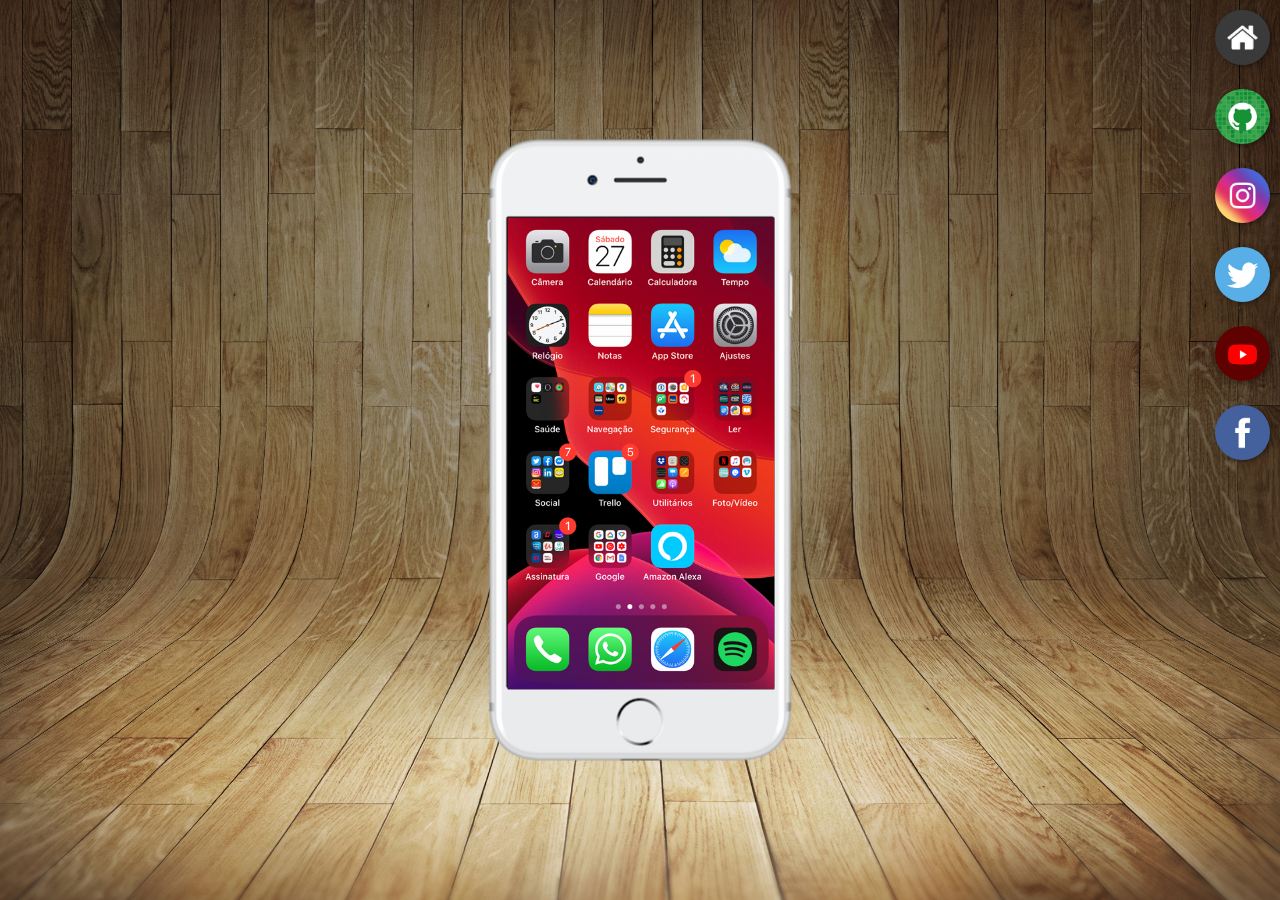
<file: index.html>
<!DOCTYPE html>
<html lang="pt-br">
<head>
    <meta charset="UTF-8">
    <meta http-equiv="X-UA-Compatible" content="IE=edge">
    <meta name="viewport" content="width=device-width, initial-scale=1.0">
    <title>Redes Sociais</title>
    <link rel="shortcut icon" href="pacote-d013/favicon.ico" type="image/x-icon">
    <link rel="stylesheet" href="estilos/style.css">
</head>
<body>
    <main>
        <section>
            <iframe src="home.html" frameborder="0" name="tela" id="tela"></iframe>
        </section>
        <aside>
            <a href="home.html" target="tela"><img src="pacote-d013/imagens/logo-home.jpg" alt="home"></a> <br>
            <a href="github.html" target="tela"><img src="pacote-d013/imagens/logo-github.jpg" alt="github"></a> <br>
            <a href="instagram.html" target="tela"><img src="pacote-d013/imagens/logo-instagram.jpg" alt="instagram"></a> <br>
            <a href="twitter.html" target="tela"><img src="pacote-d013/imagens/logo-twitter.jpg" alt="twitter"></a> <br>
            <a href="youtube.html" target="tela"><img src="pacote-d013/imagens/logo-youtube.jpg" alt="youtube"></a> <br>
            <a href="facebook.html" target="tela"><img src="pacote-d013/imagens/logo-facebook.jpg" alt="facebook"></a>
        </aside>
    </main>
</body>
</html>
</file>
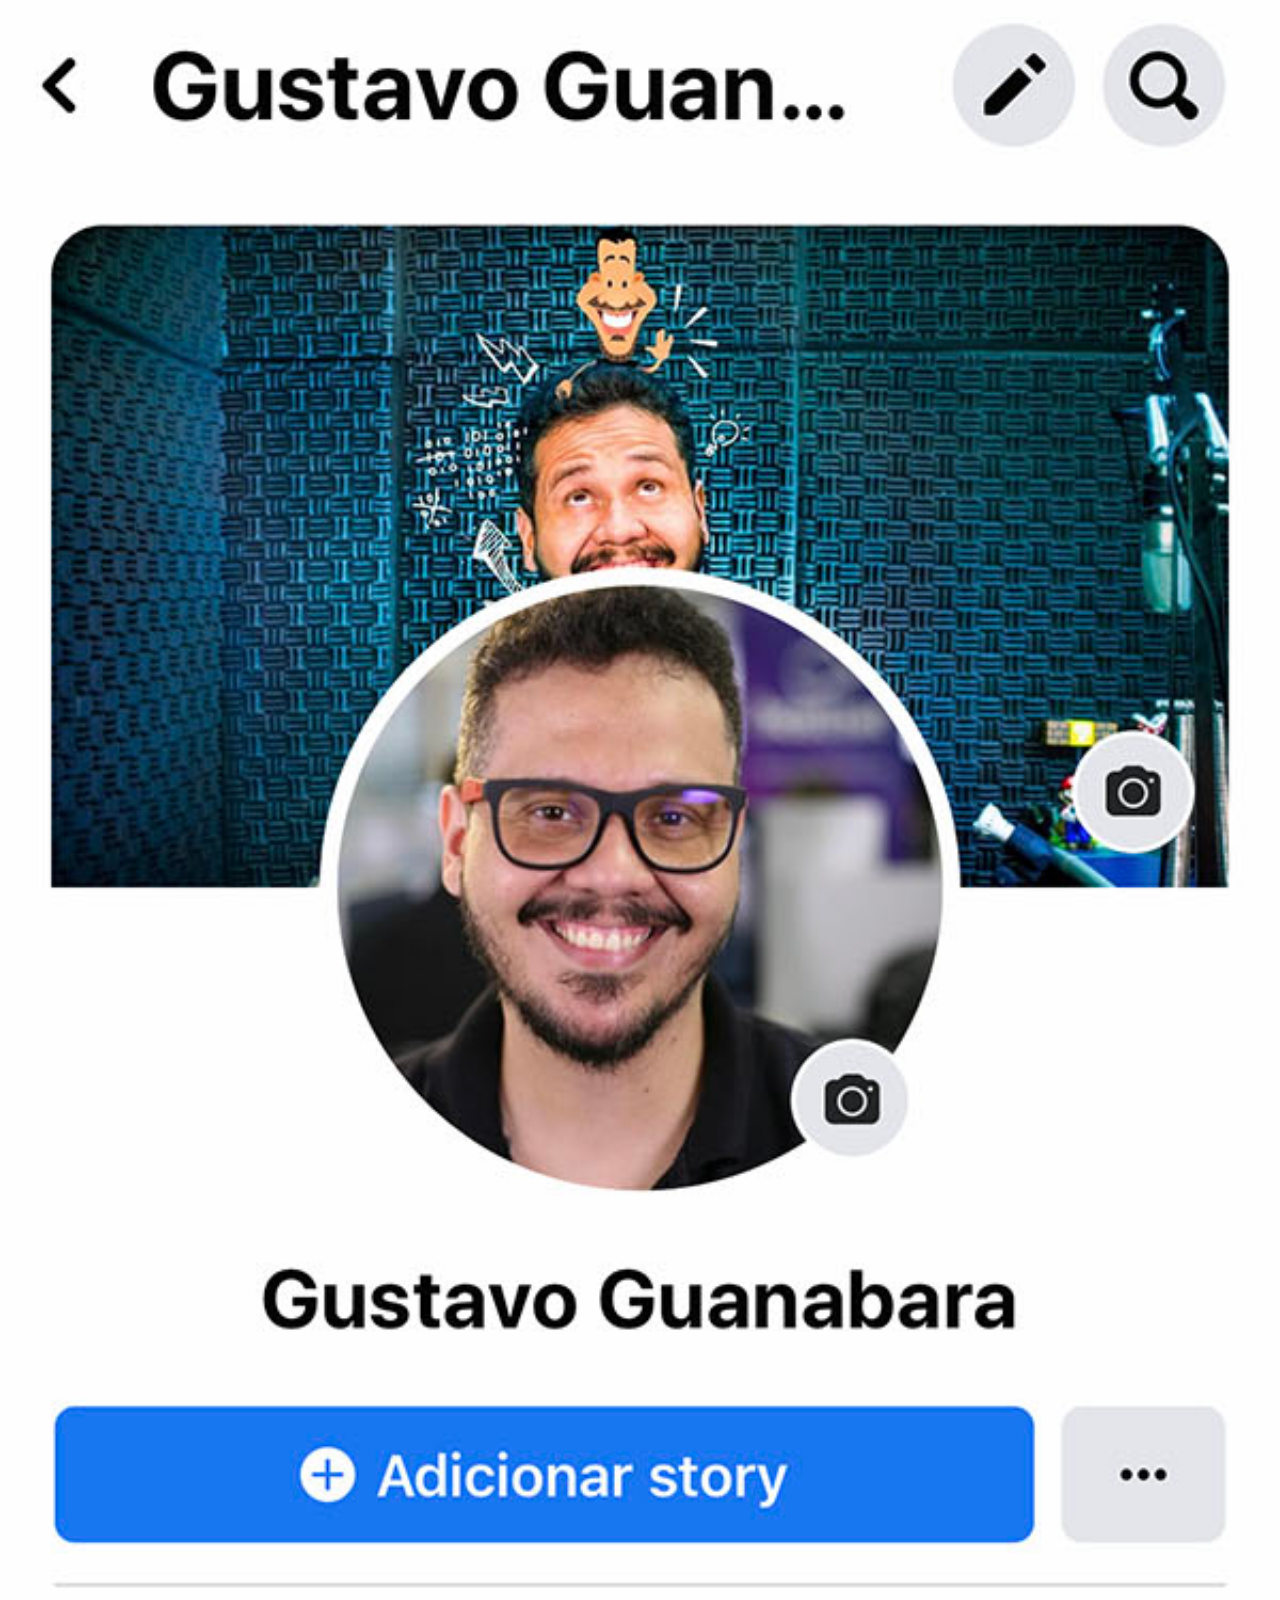
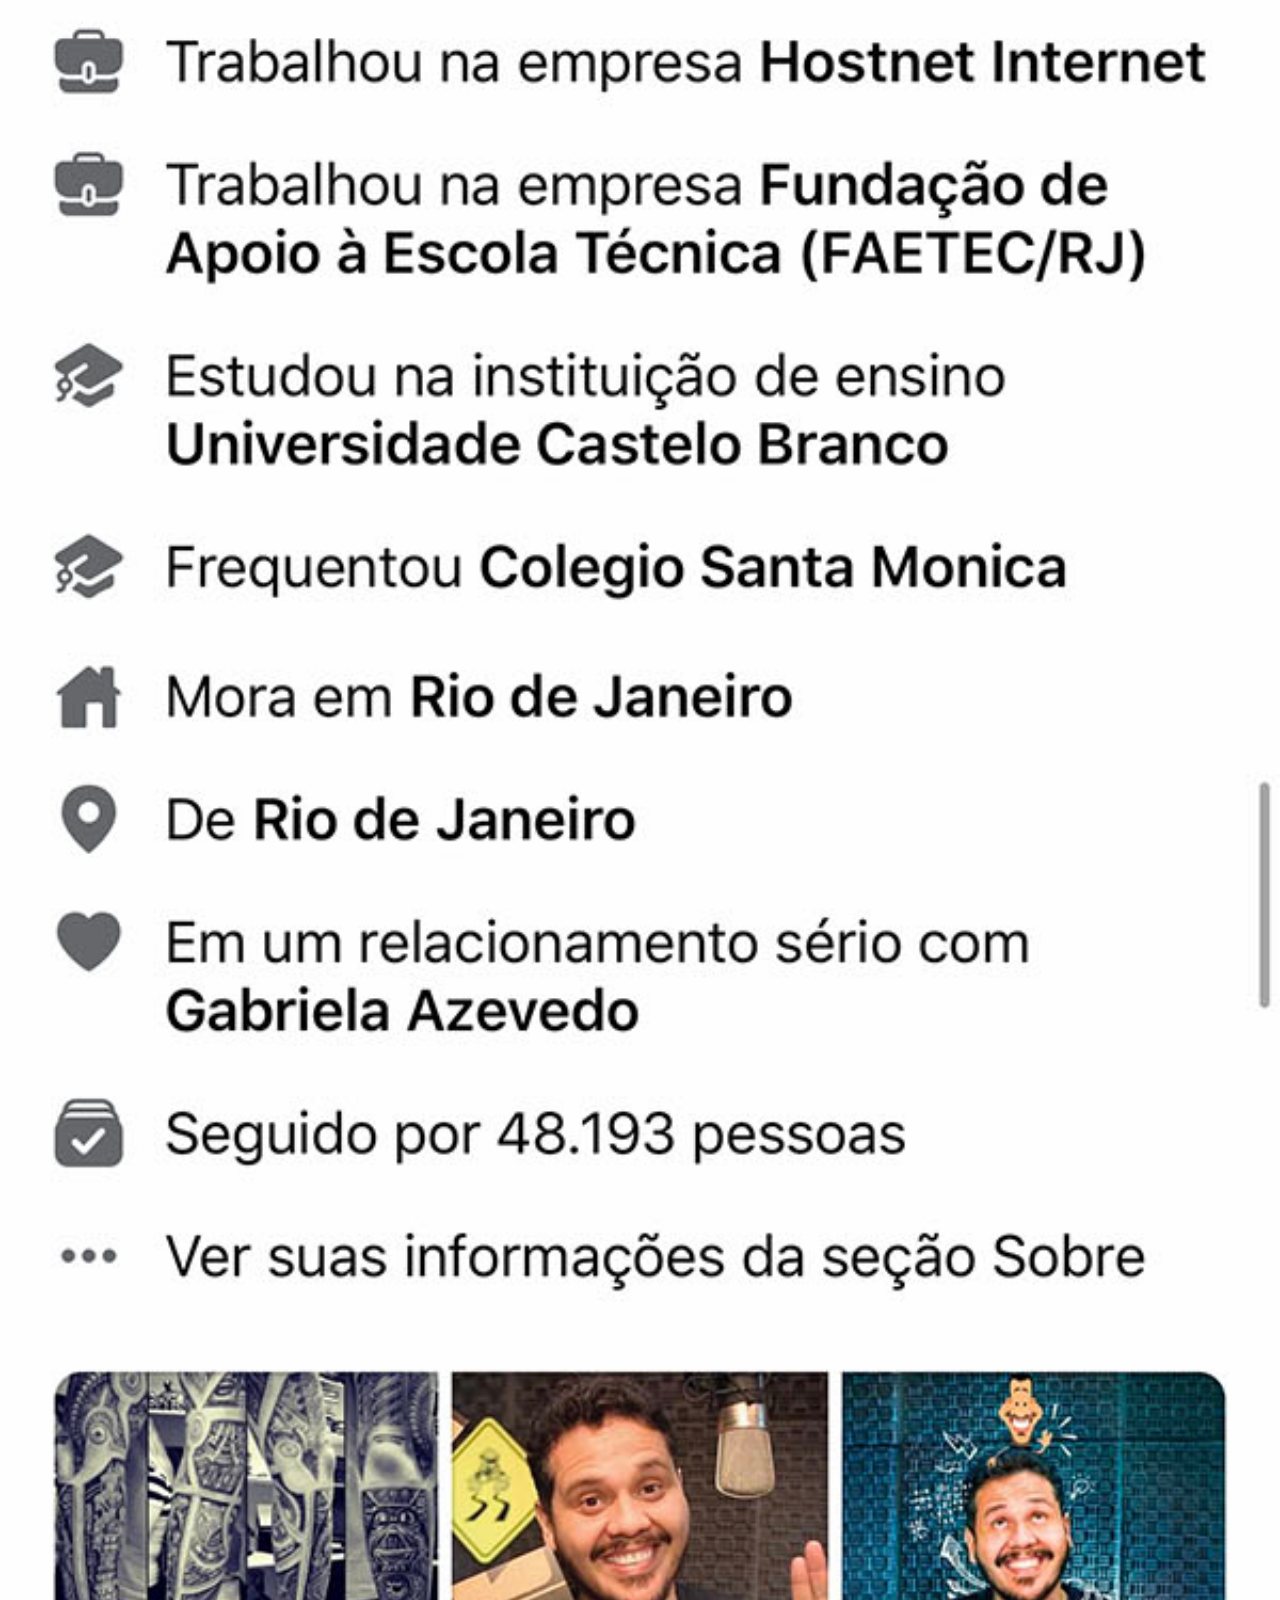
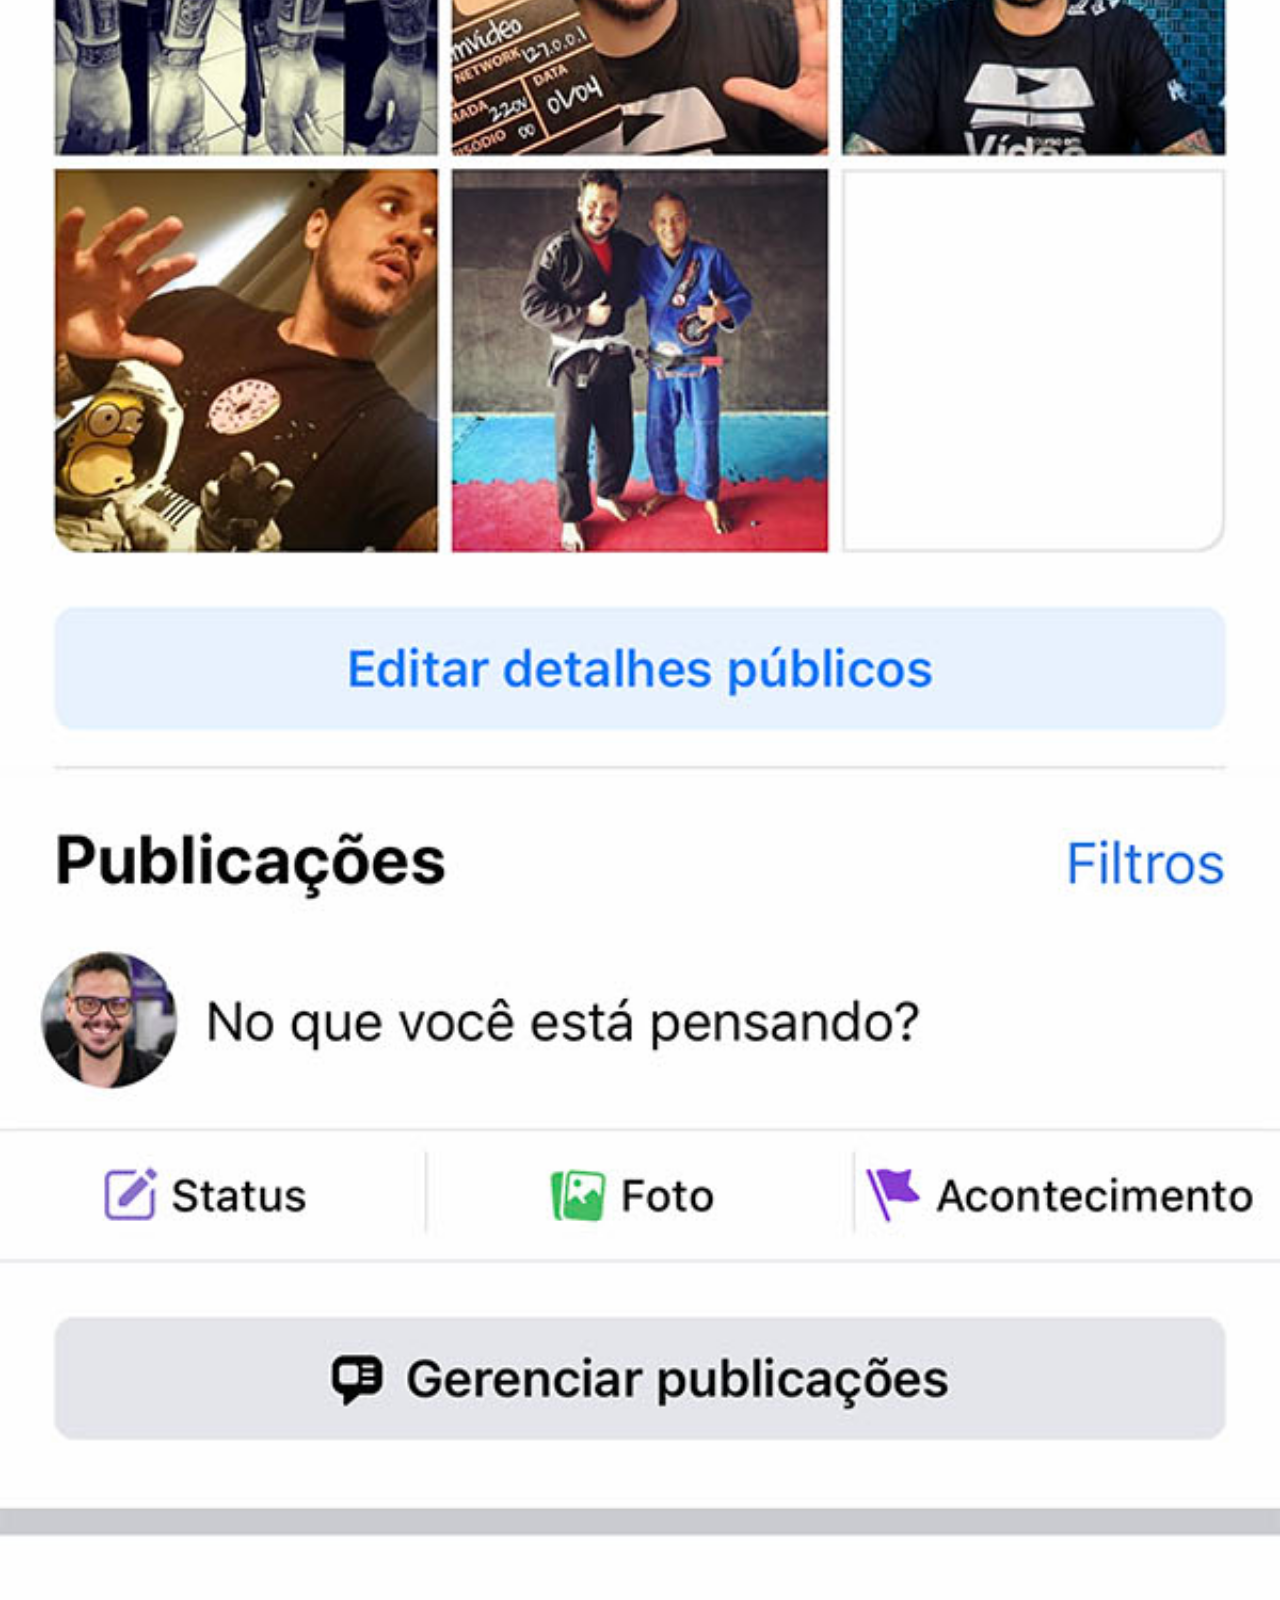
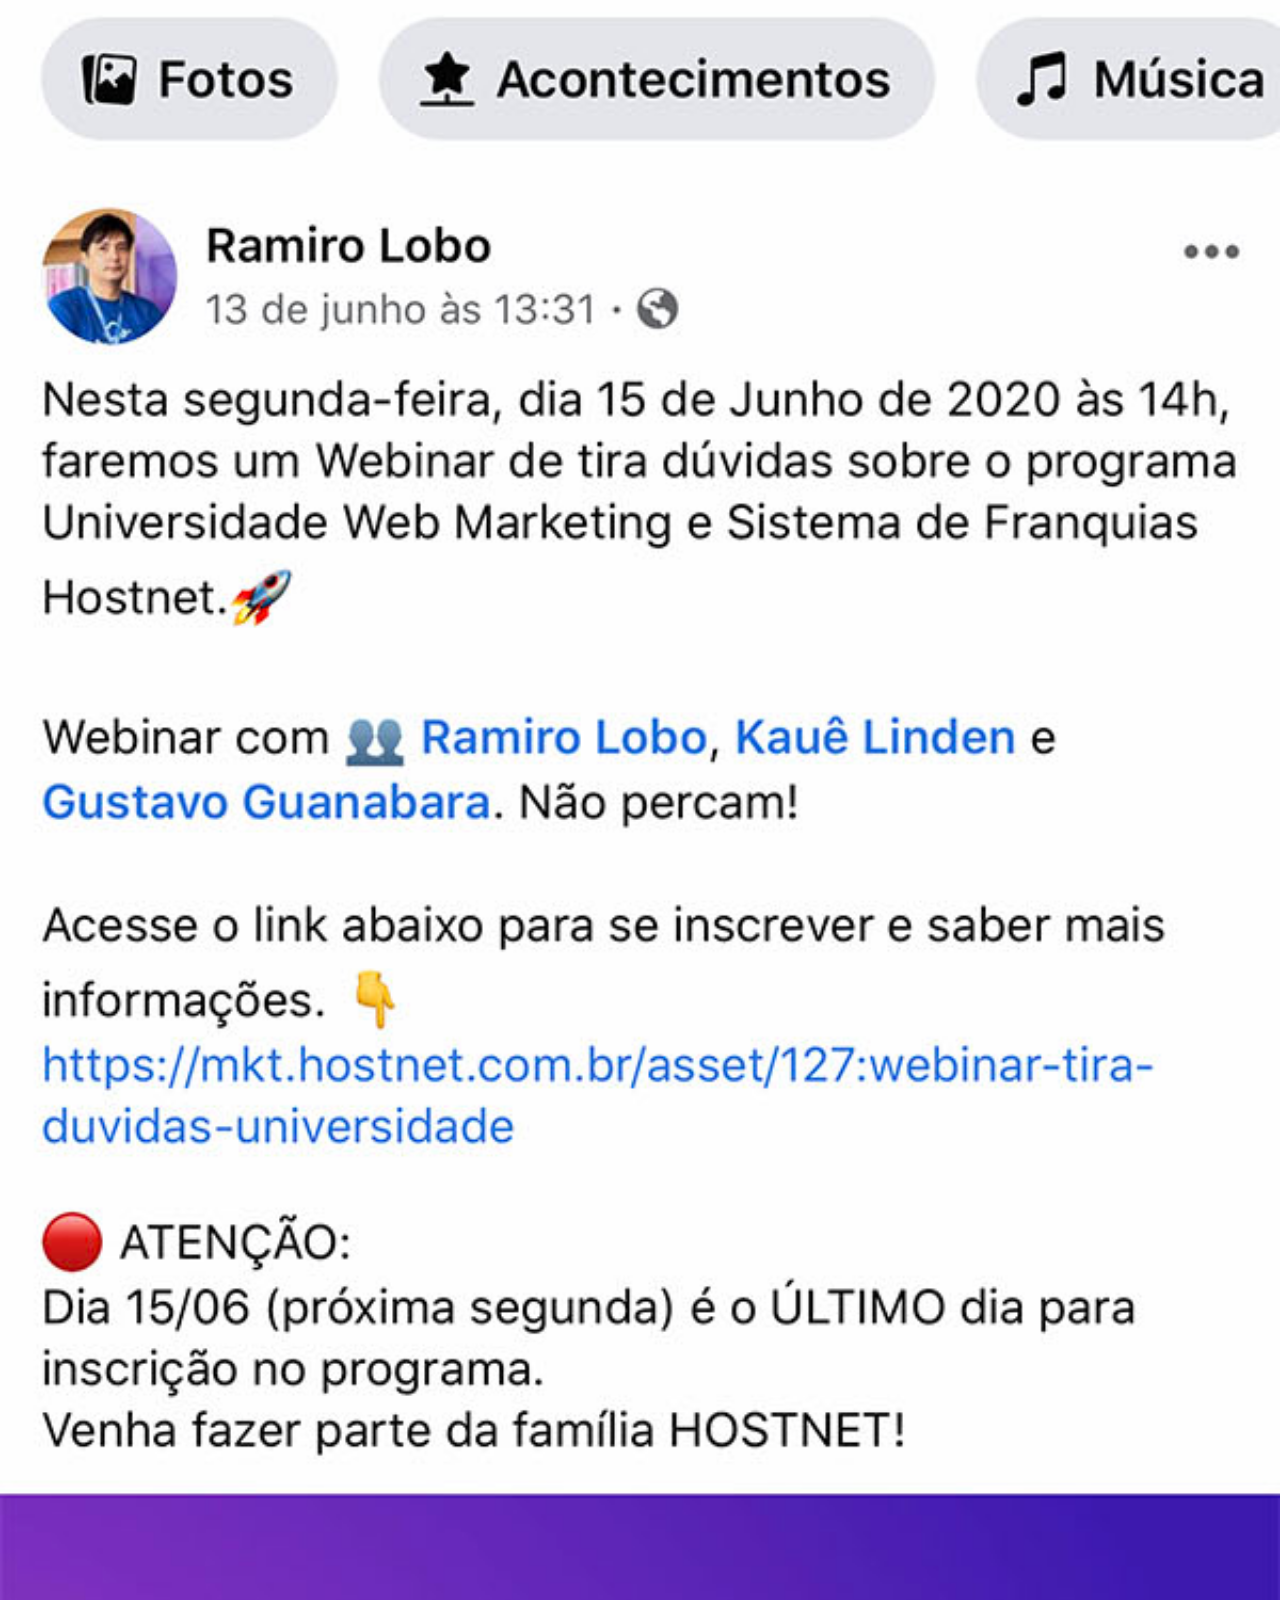
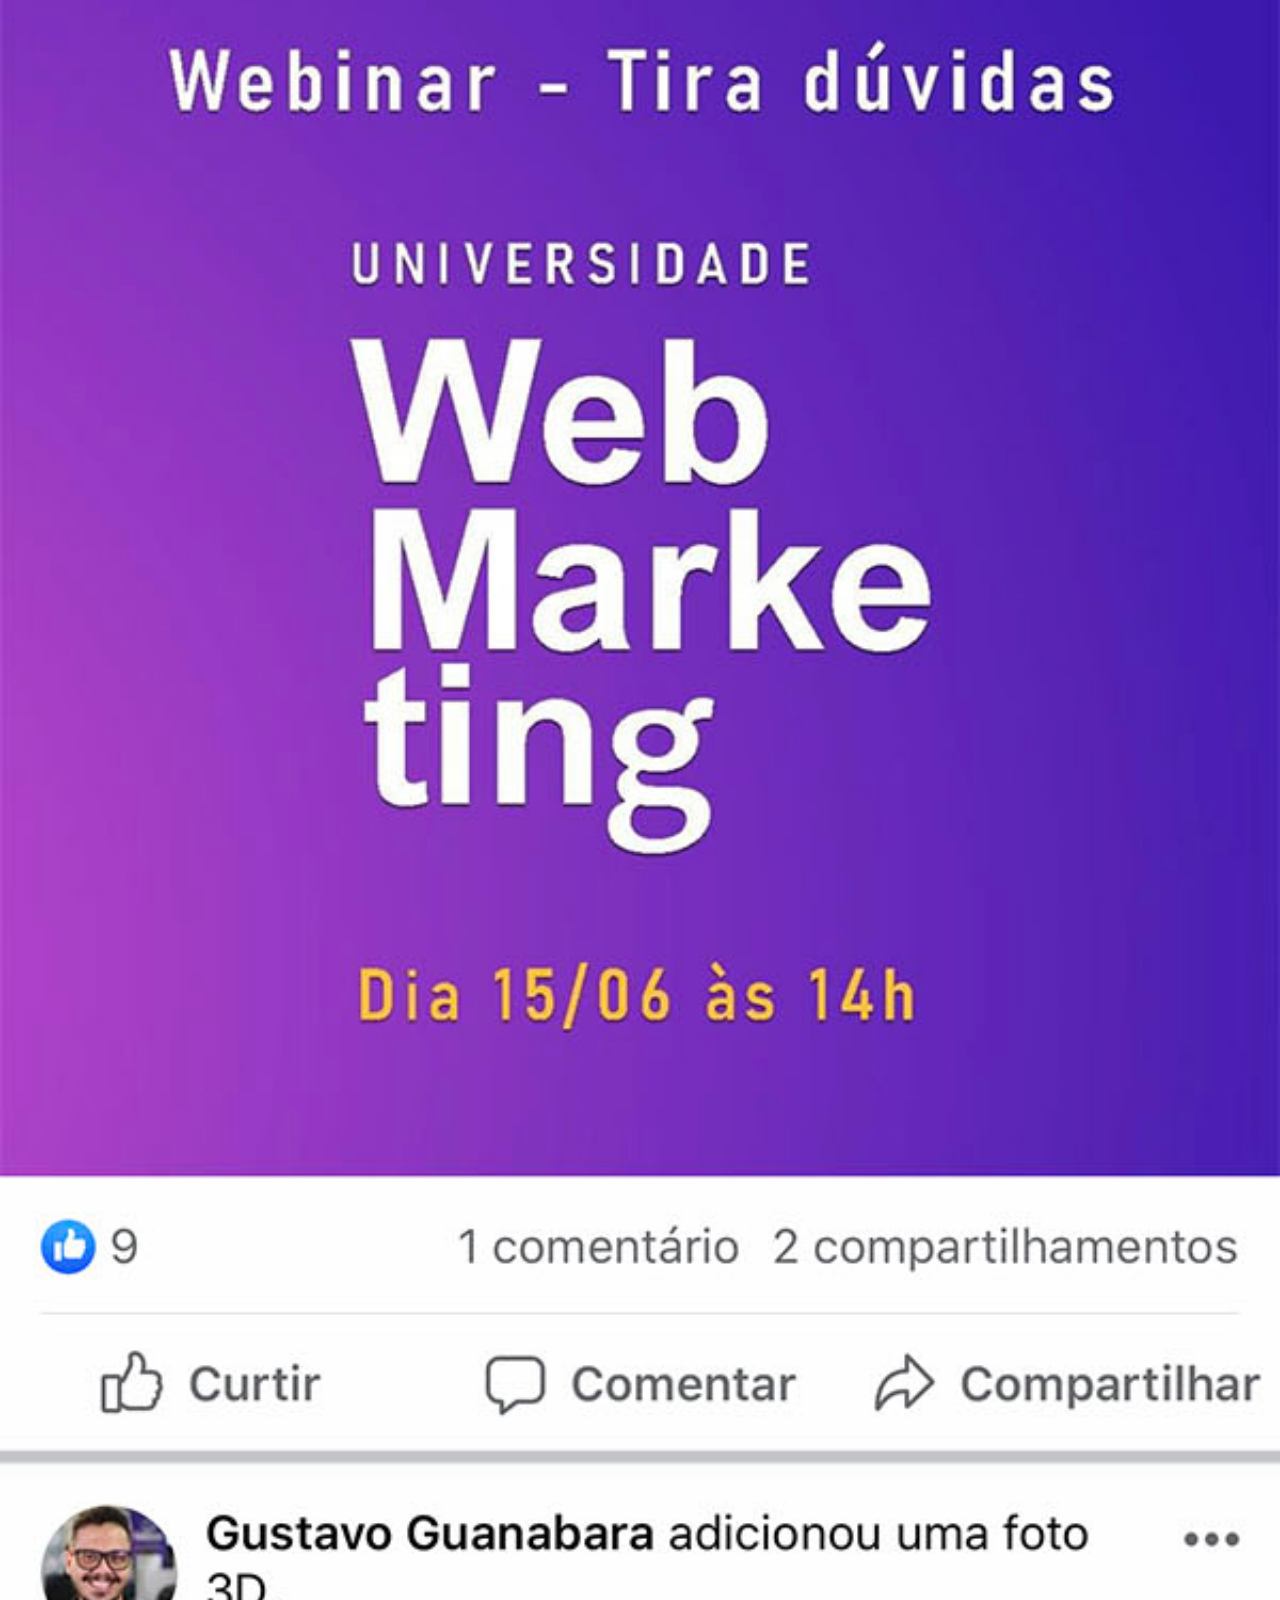
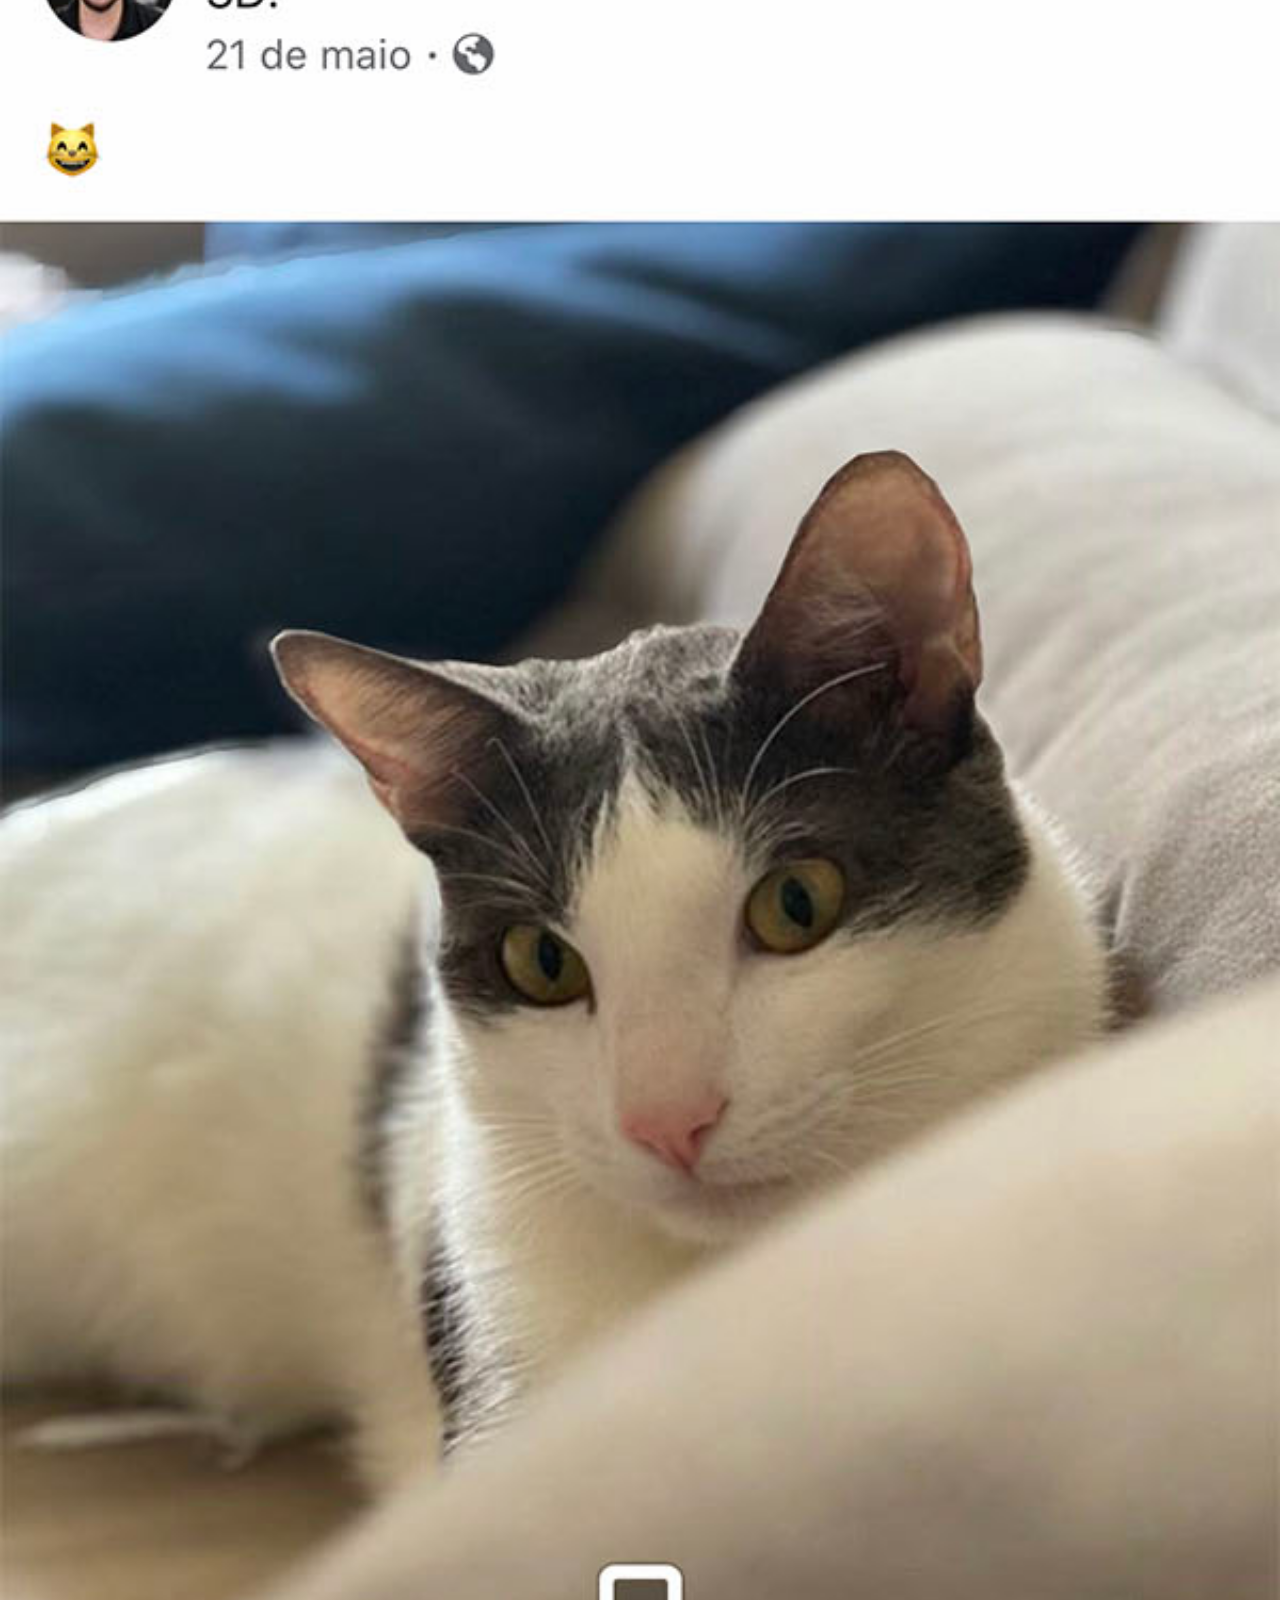
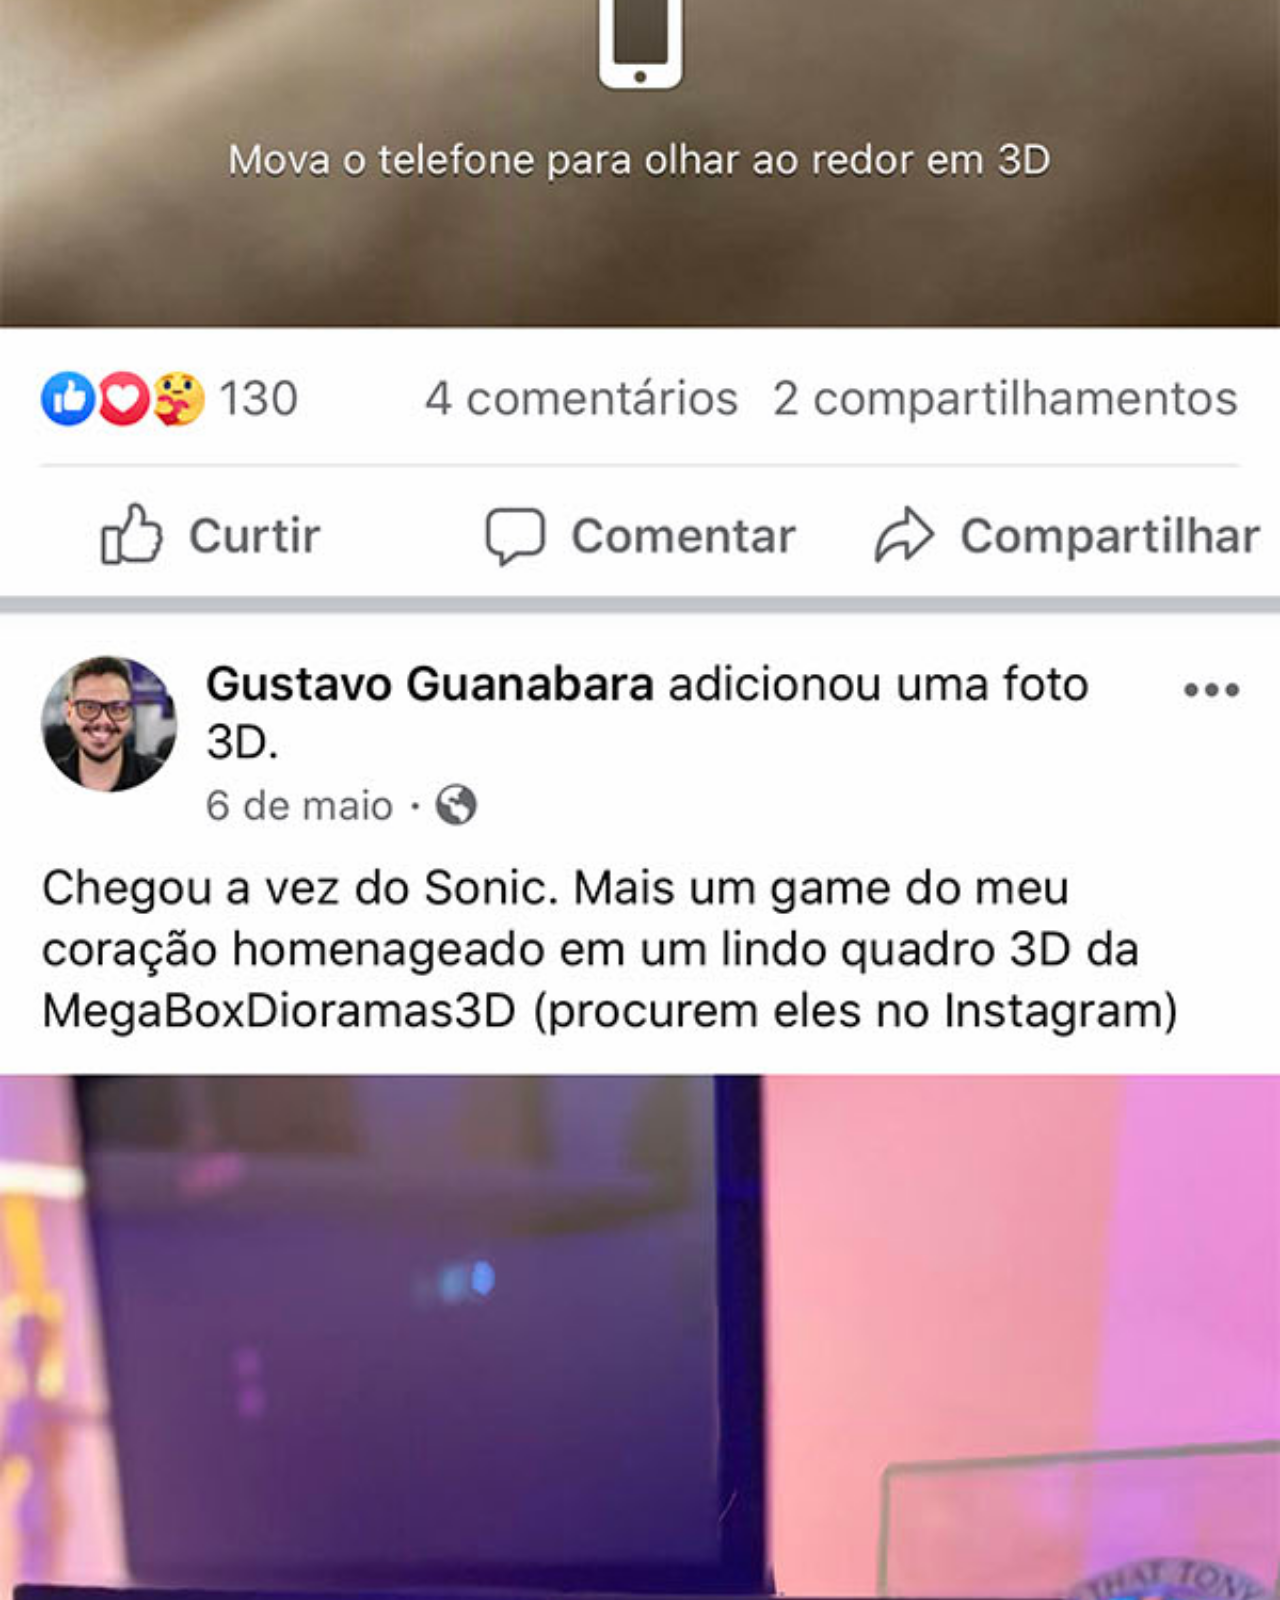
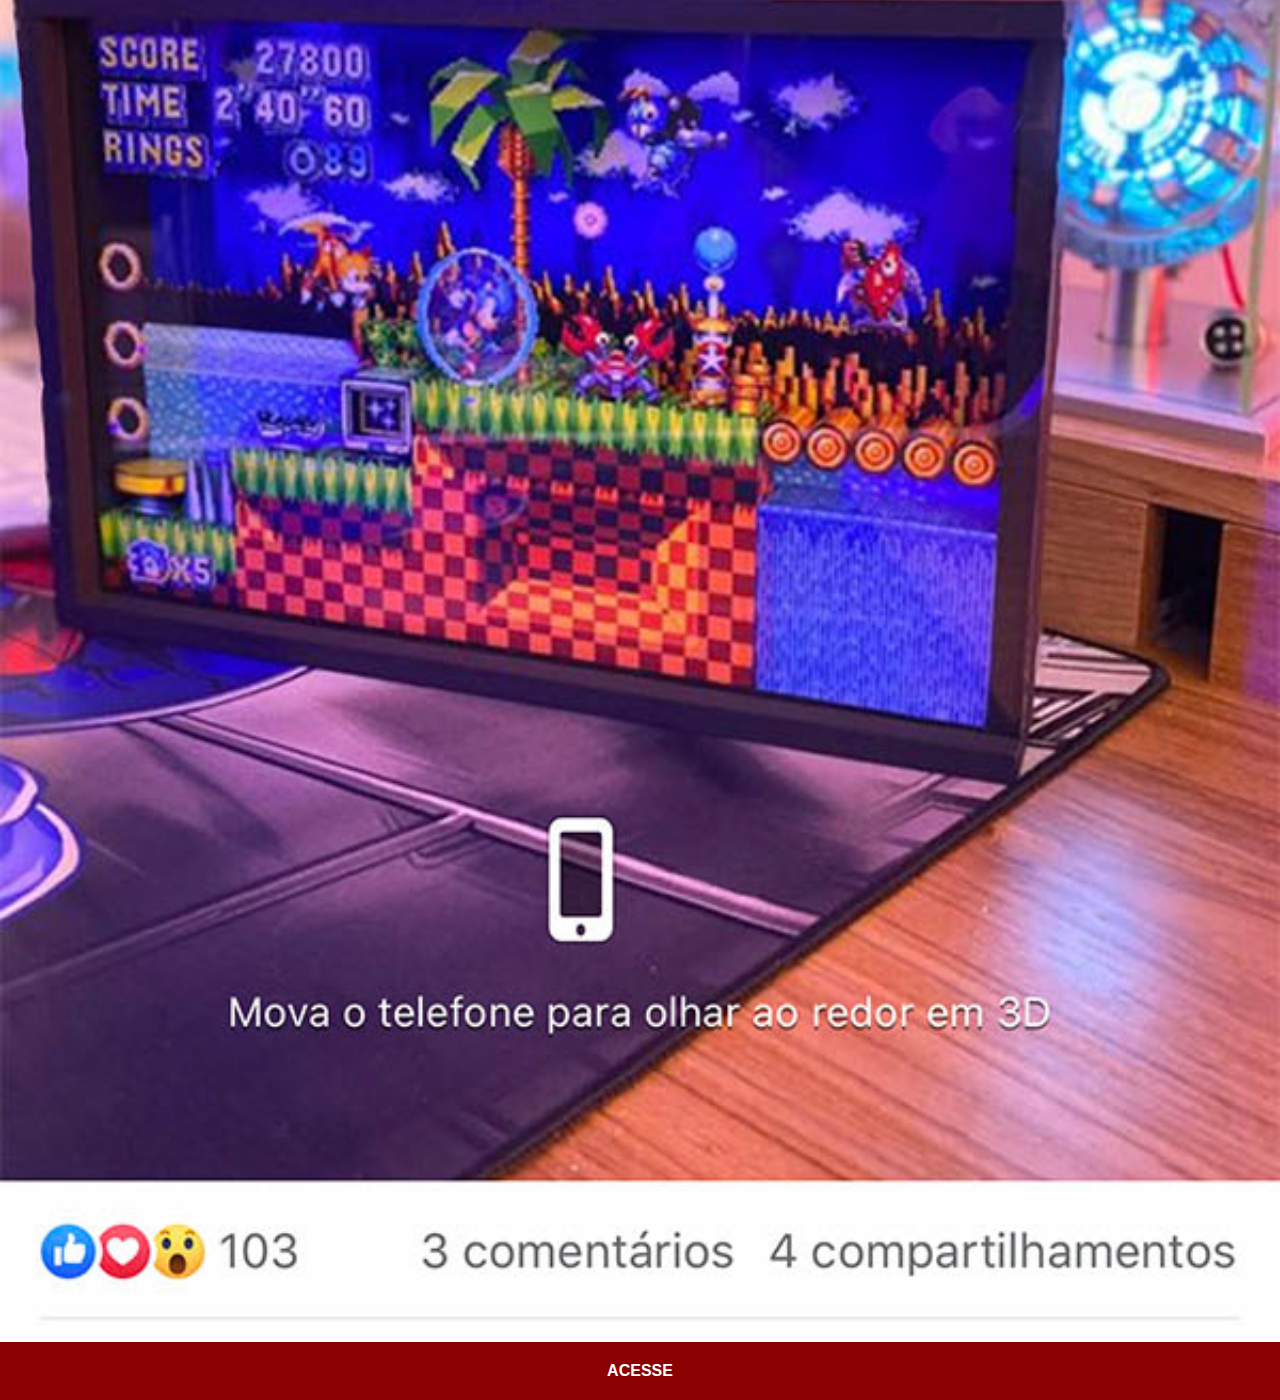
<file: facebook.html>
<!DOCTYPE html>
<html lang="pt-br">
<head>
    <meta charset="UTF-8">
    <meta name="viewport" content="width=device-width, initial-scale=1.0">
    <title>Facebook</title>
    <link rel="stylesheet" href="estilos/social.css">
</head>
<body>
    <img src="pacote-d013/imagens/tela-facebook.jpg" alt="facebook">
    <a href="#" target="_blank">ACESSE</a>
</body>
</html>
</file>
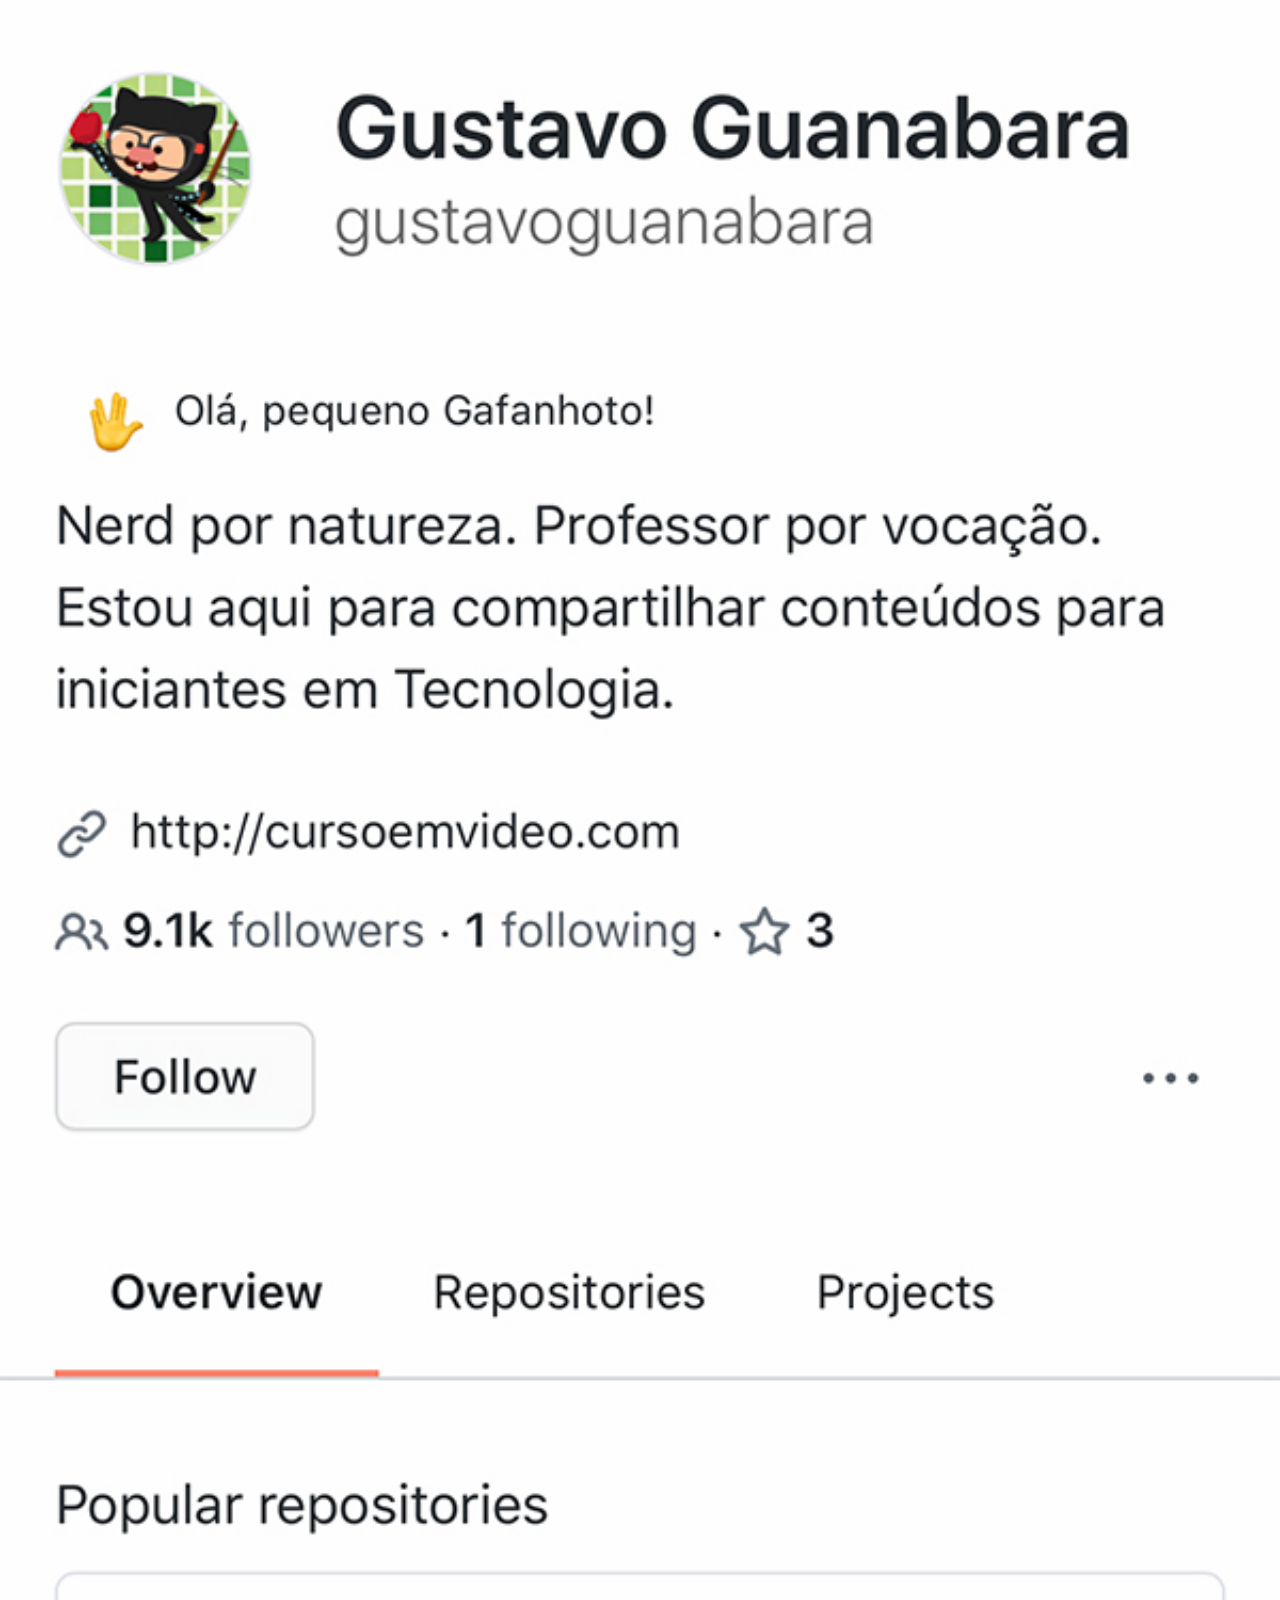
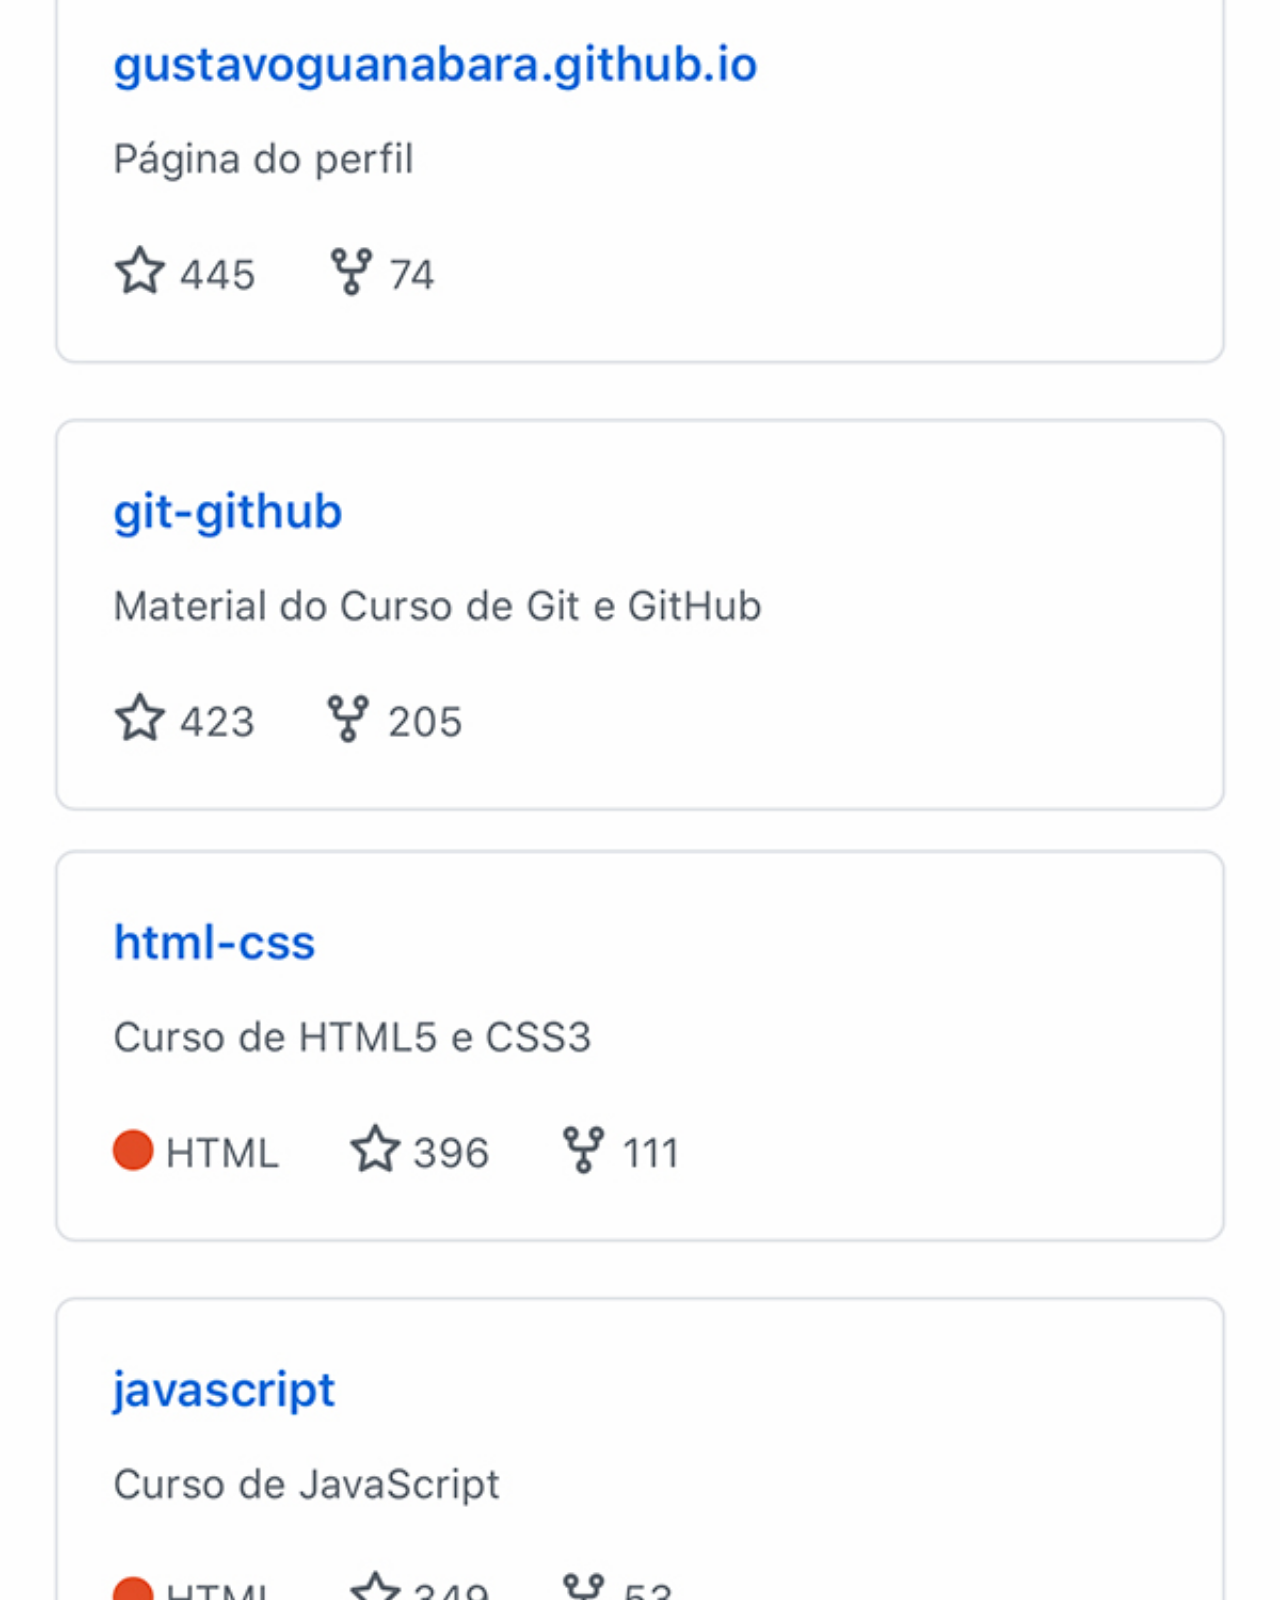
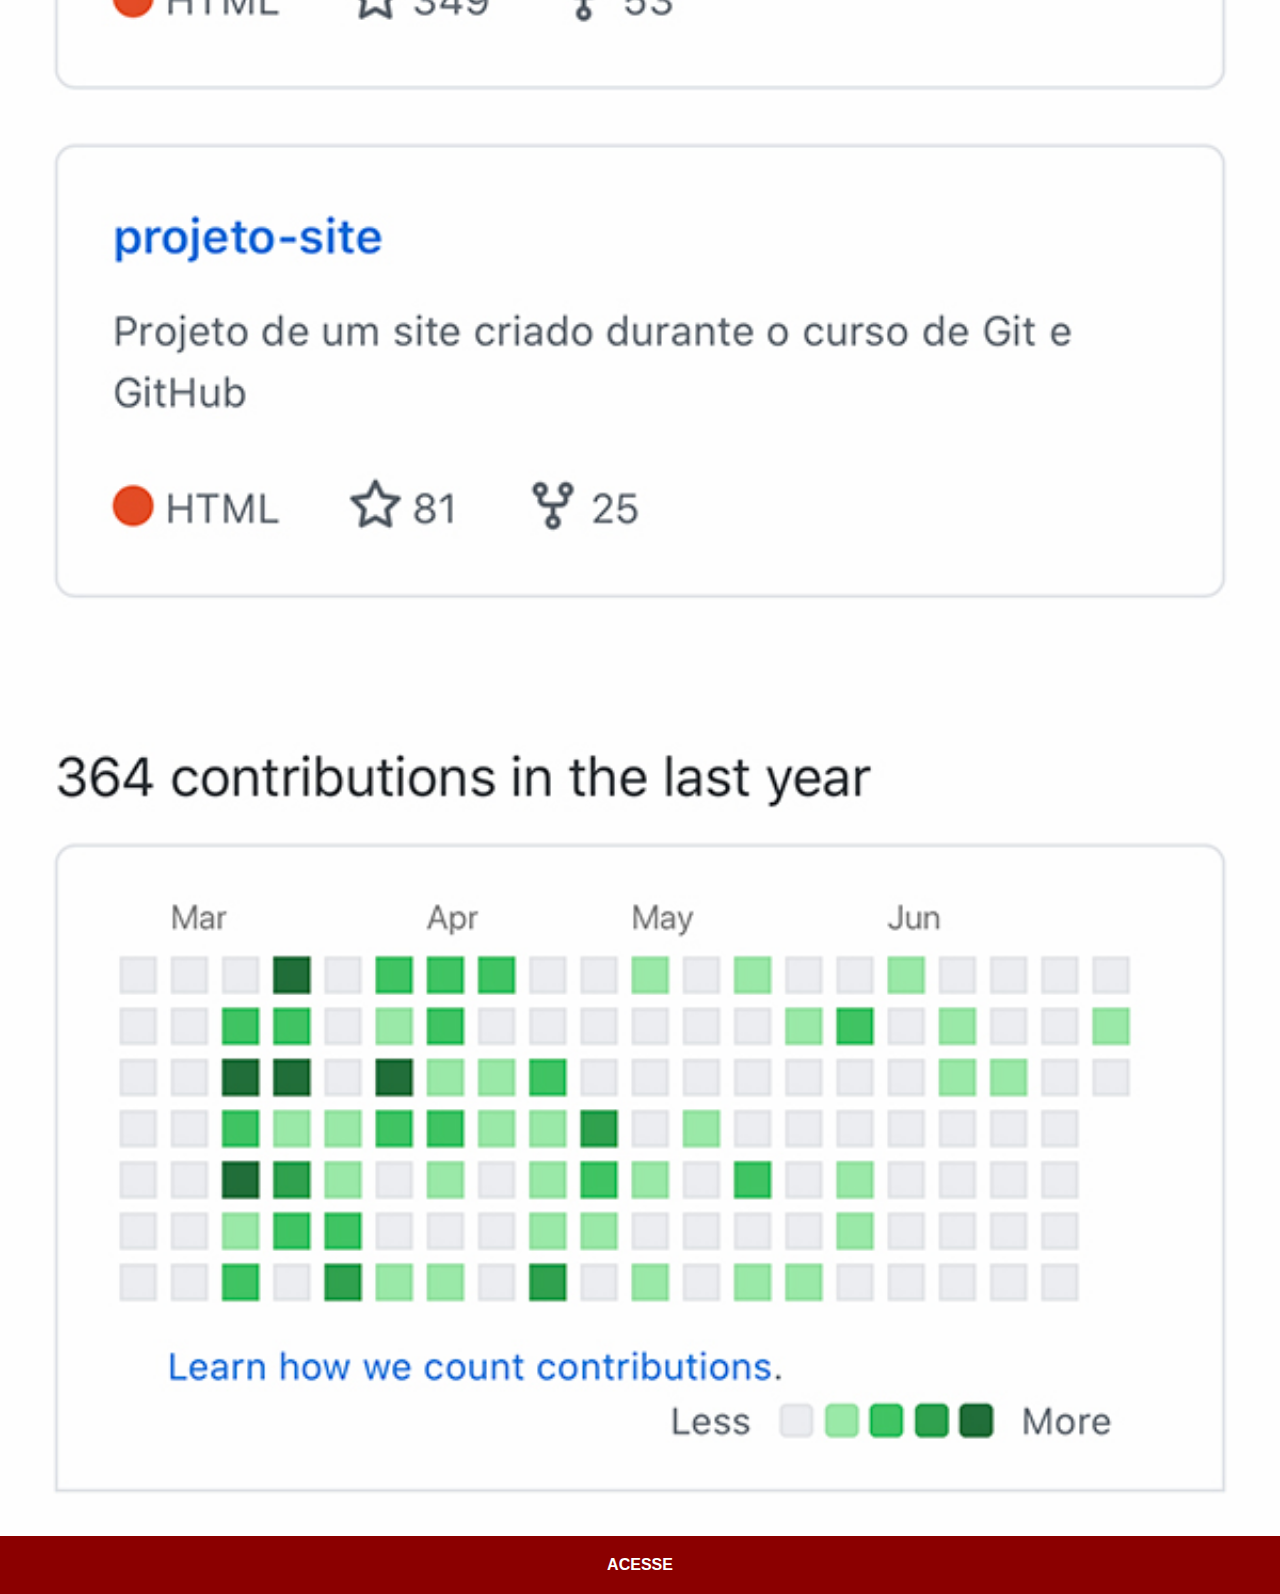
<file: github.html>
<!DOCTYPE html>
<html lang="pt-br">
<head>
    <meta charset="UTF-8">
    <meta name="viewport" content="width=device-width, initial-scale=1.0">
    <title>GitHub</title>
    <link rel="stylesheet" href="estilos/social.css">
</head>
<body>
    <img src="pacote-d013/imagens/tela-github.jpg" alt="github">
    <a href="https://github.com/karlosmafra" target="_blank">ACESSE</a>
</body>
</html>
</file>
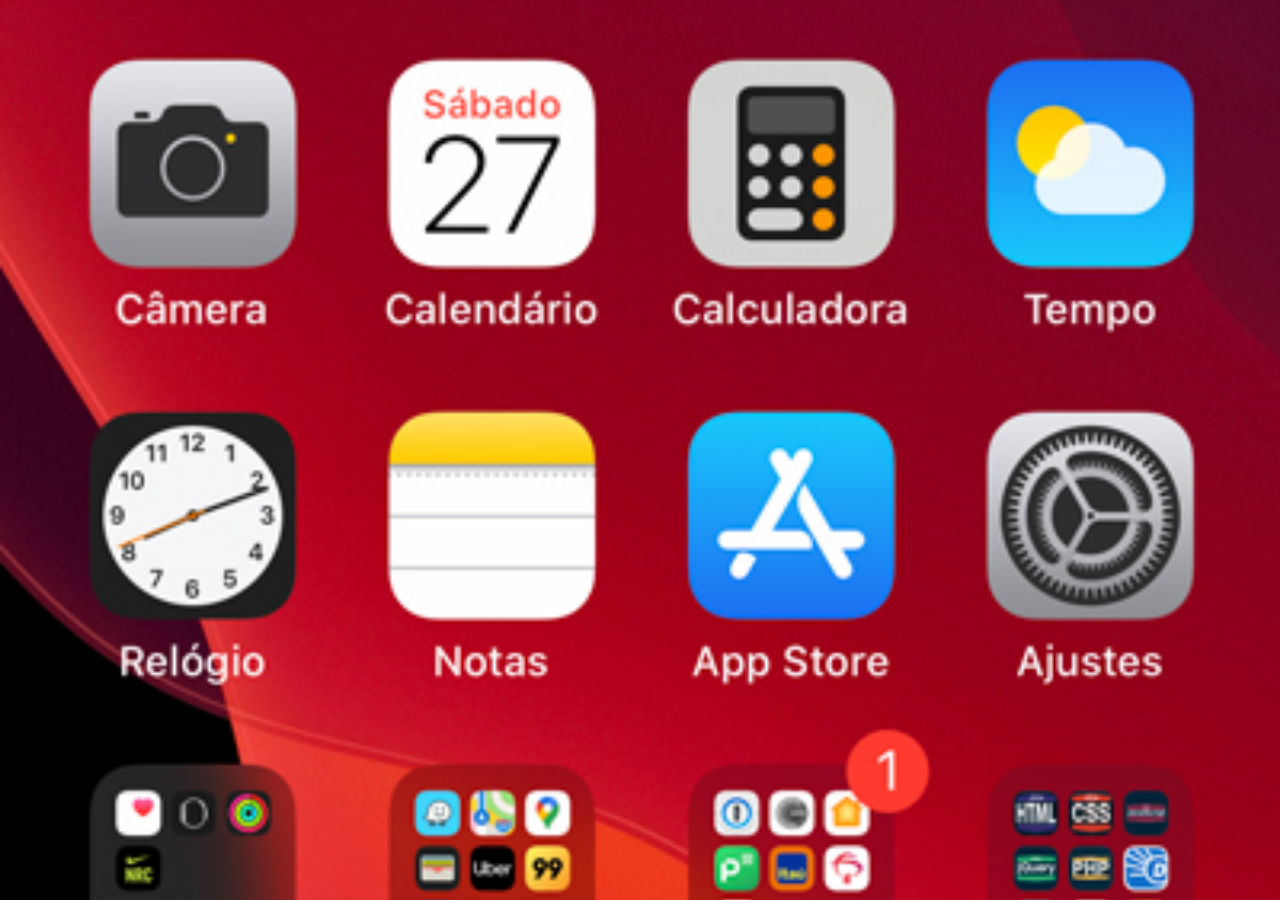
<file: home.html>
<!DOCTYPE html>
<html lang="pt-br">
<head>
    <meta charset="UTF-8">
    <meta name="viewport" content="width=device-width, initial-scale=1.0">
    <title>Home</title>
    <style>
        * {
            margin: 0px;
            padding: 0px;
        }

        body {
            height: 100vh;
            width: 100vw;
            background: black url(pacote-d013/imagens/tela-home.jpg) top center no-repeat fixed;
            background-size: cover;
        }
    </style>
</head>
<body>
    
</body>
</html>
</file>
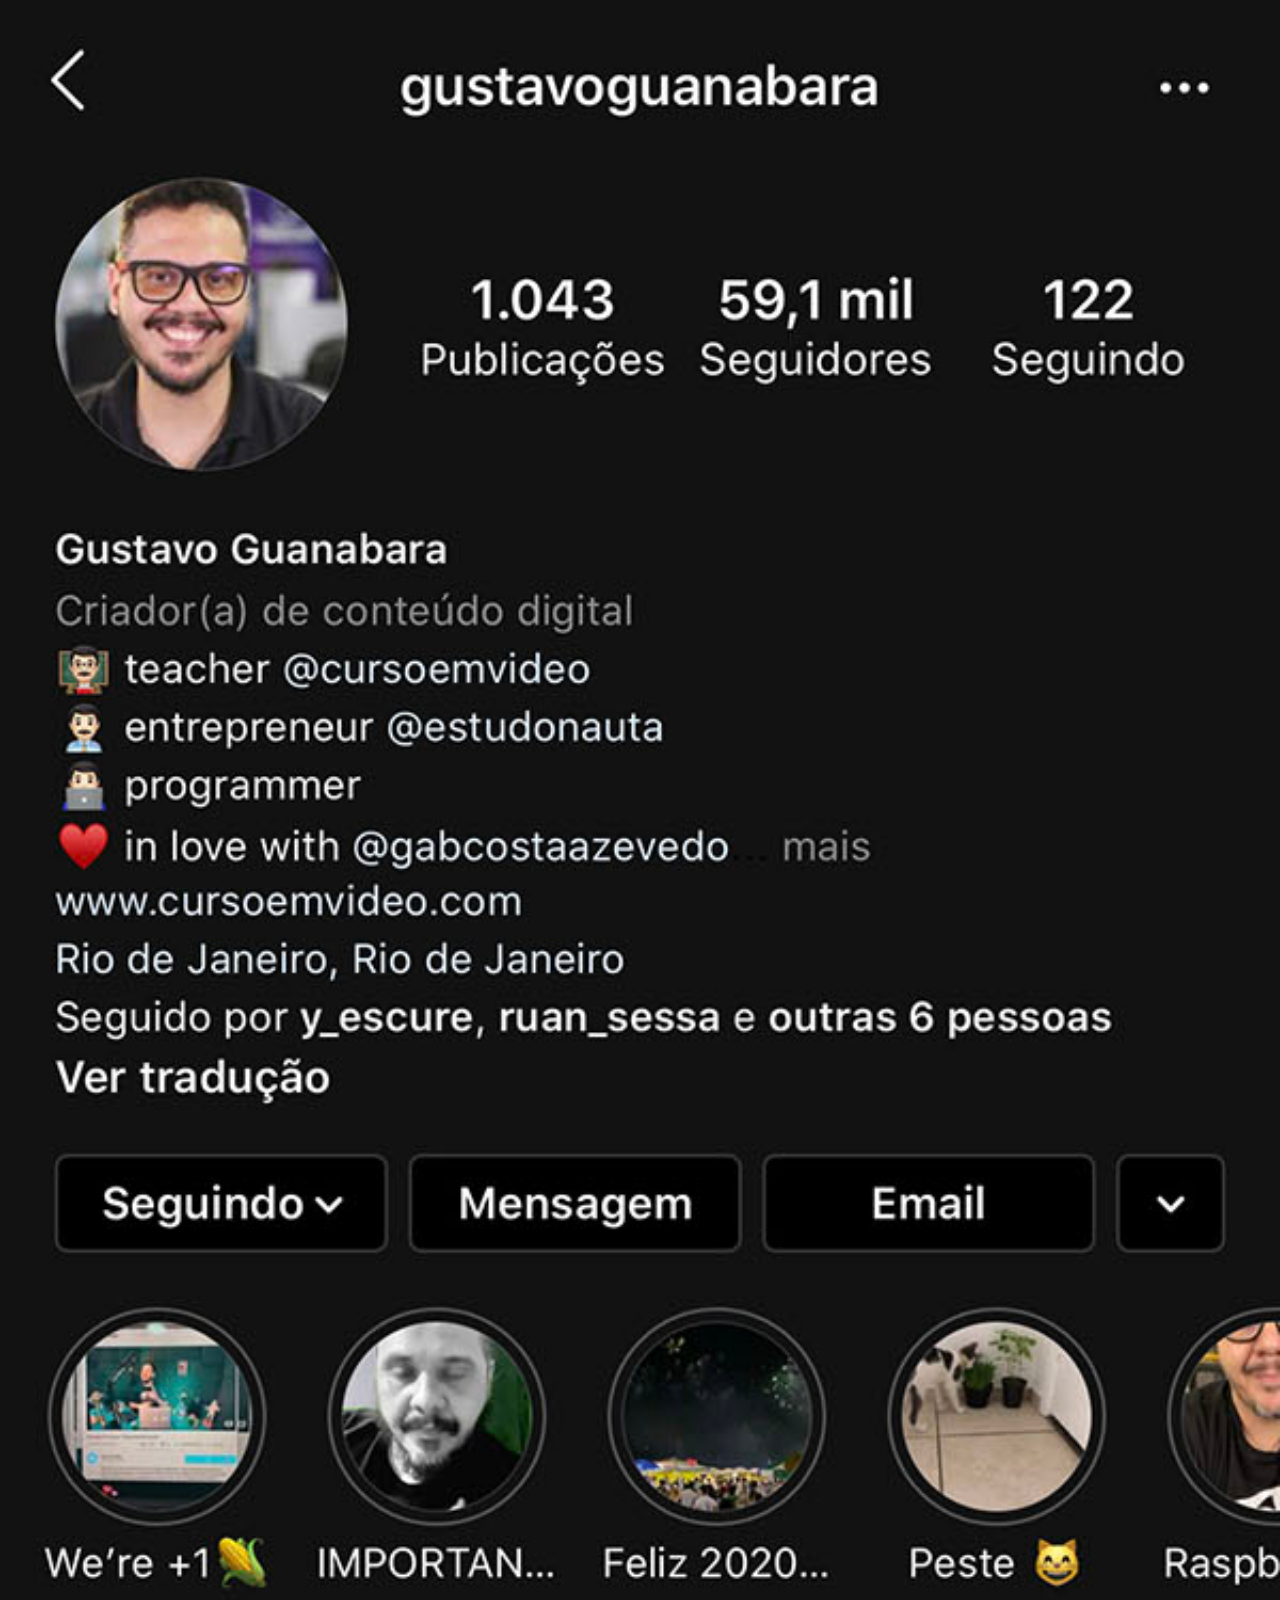
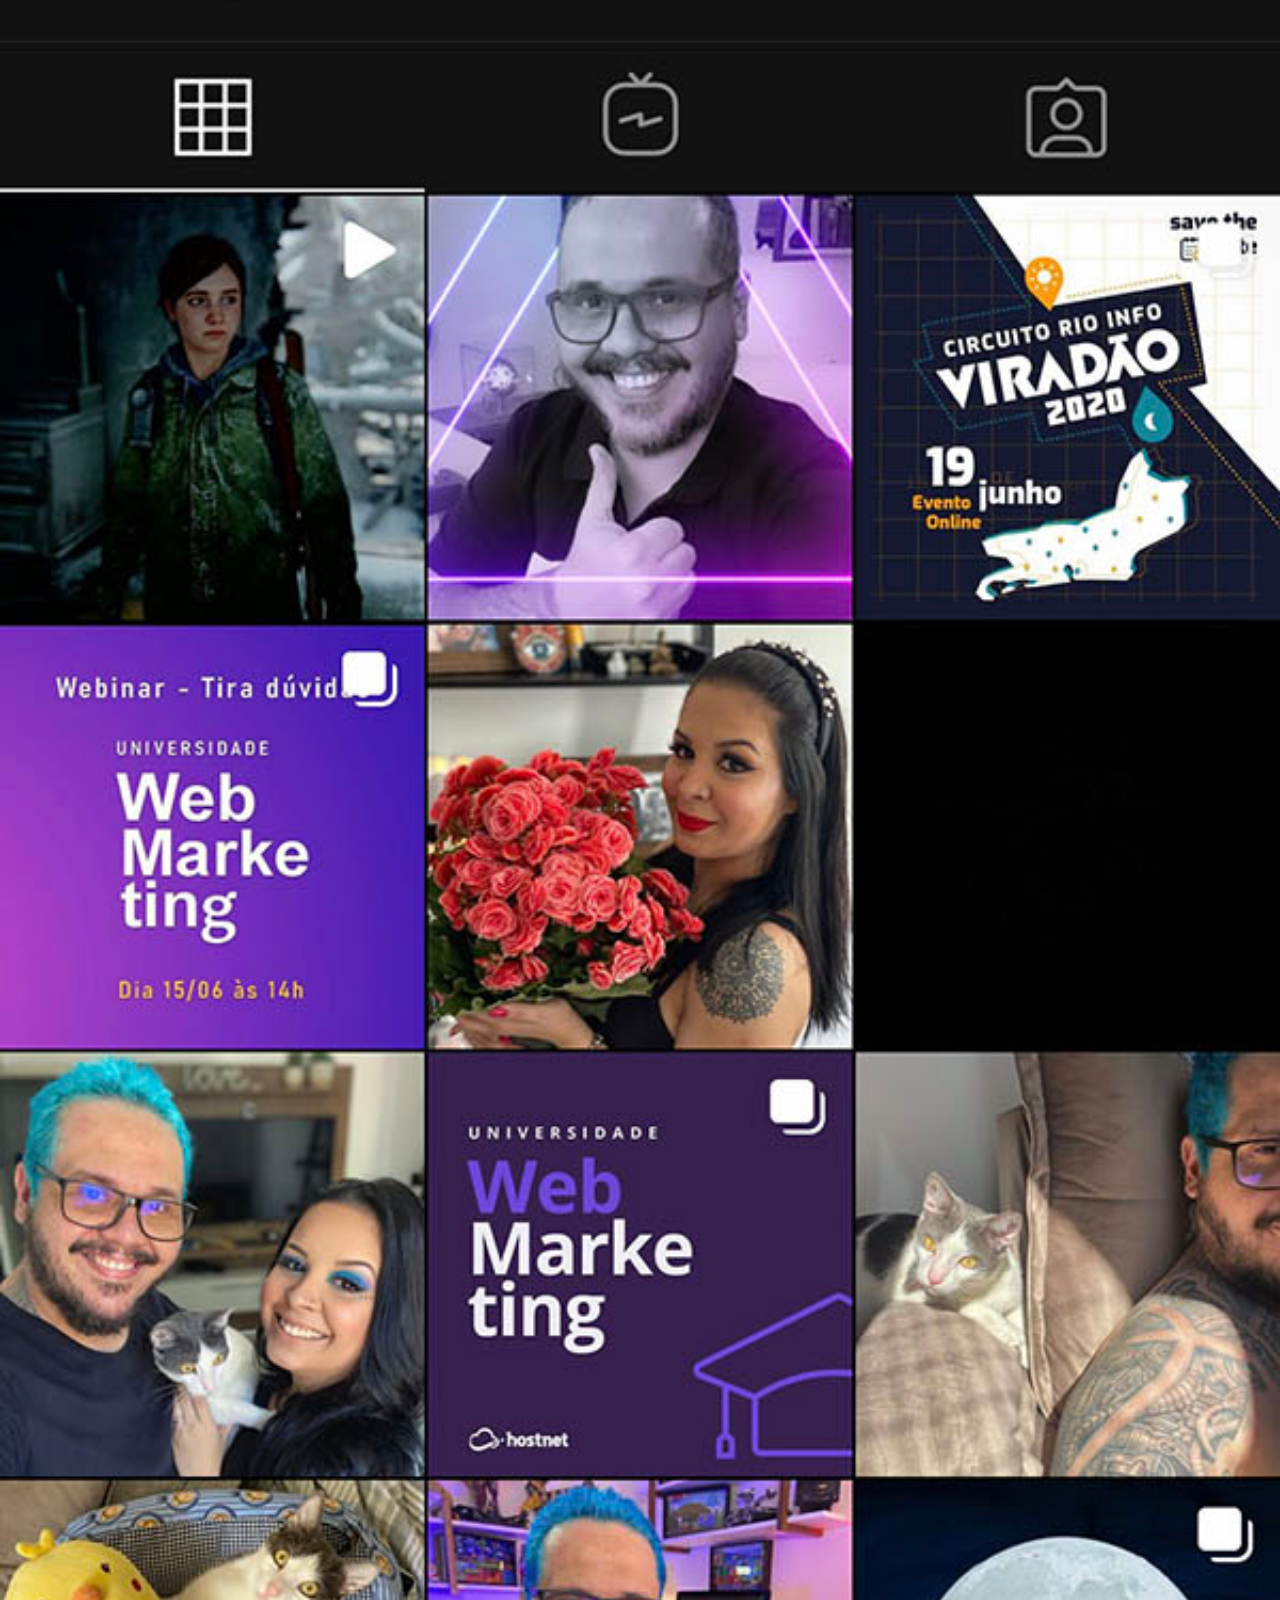
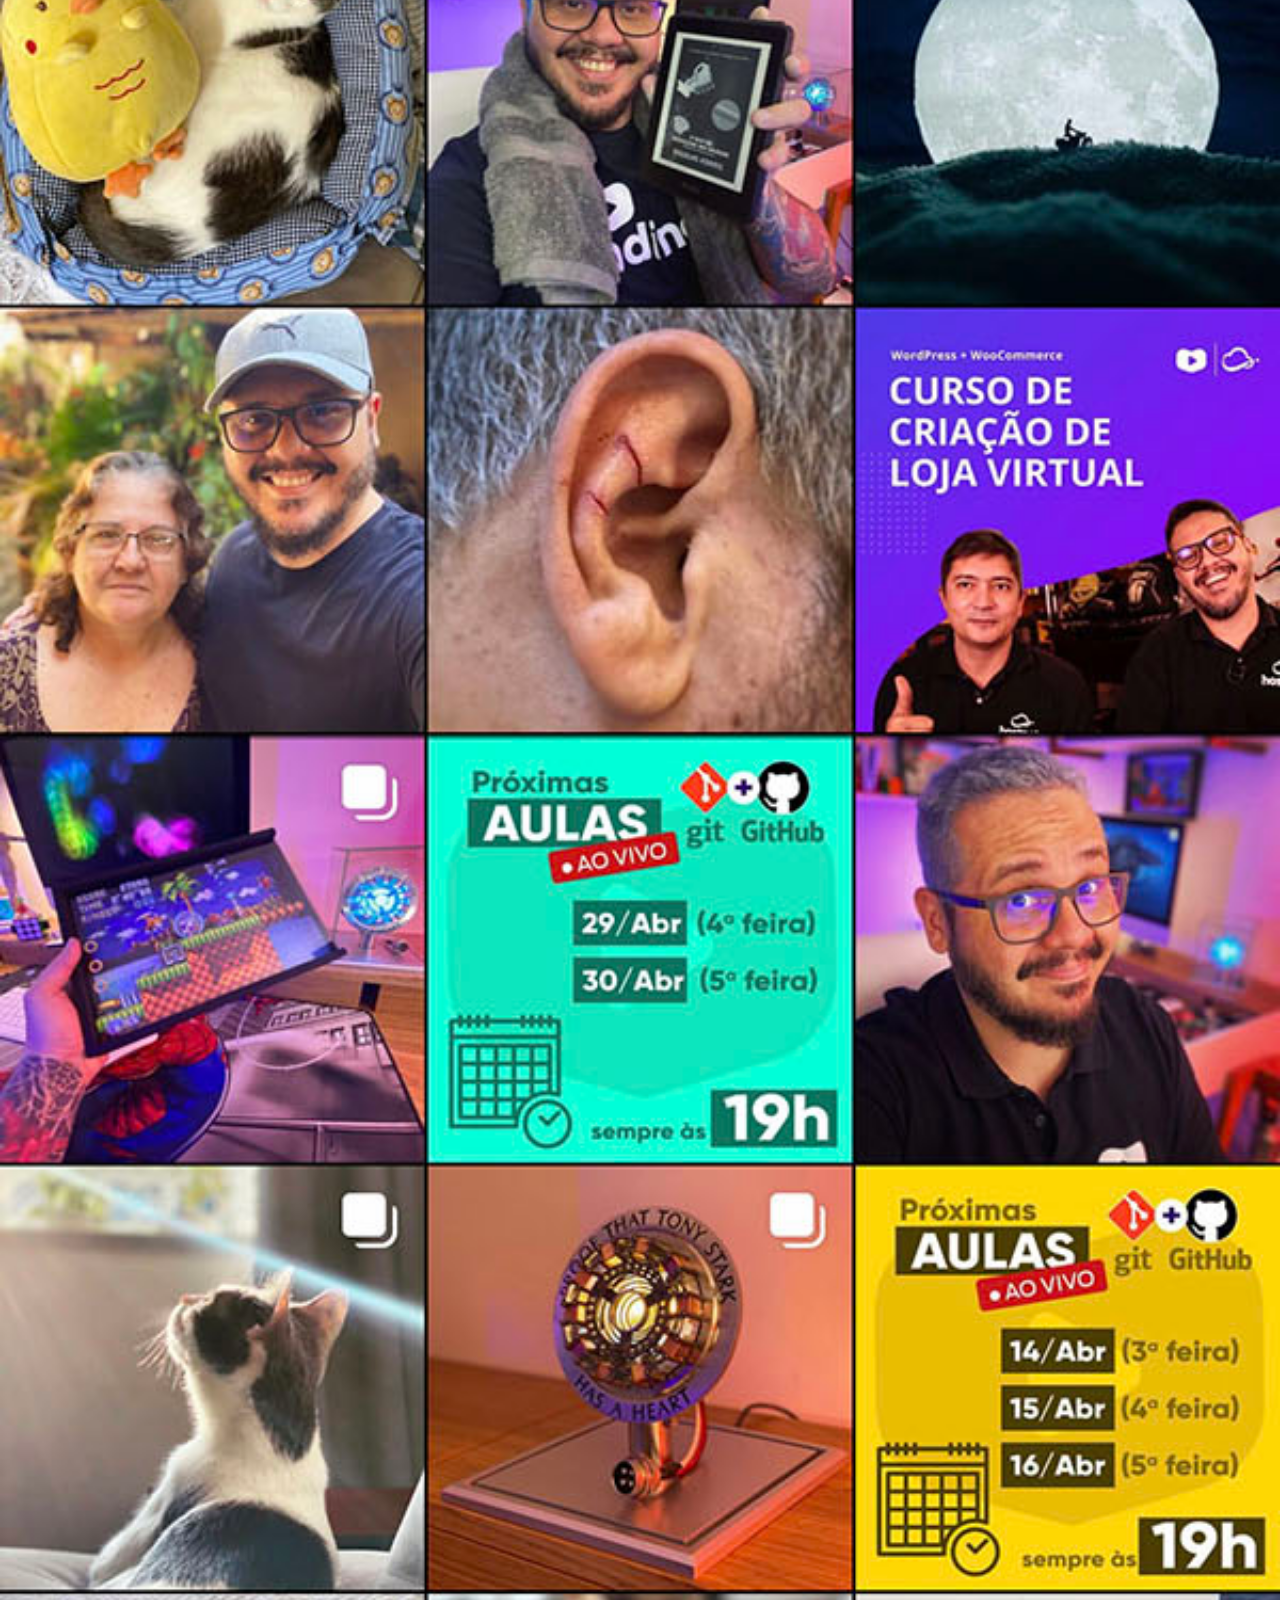
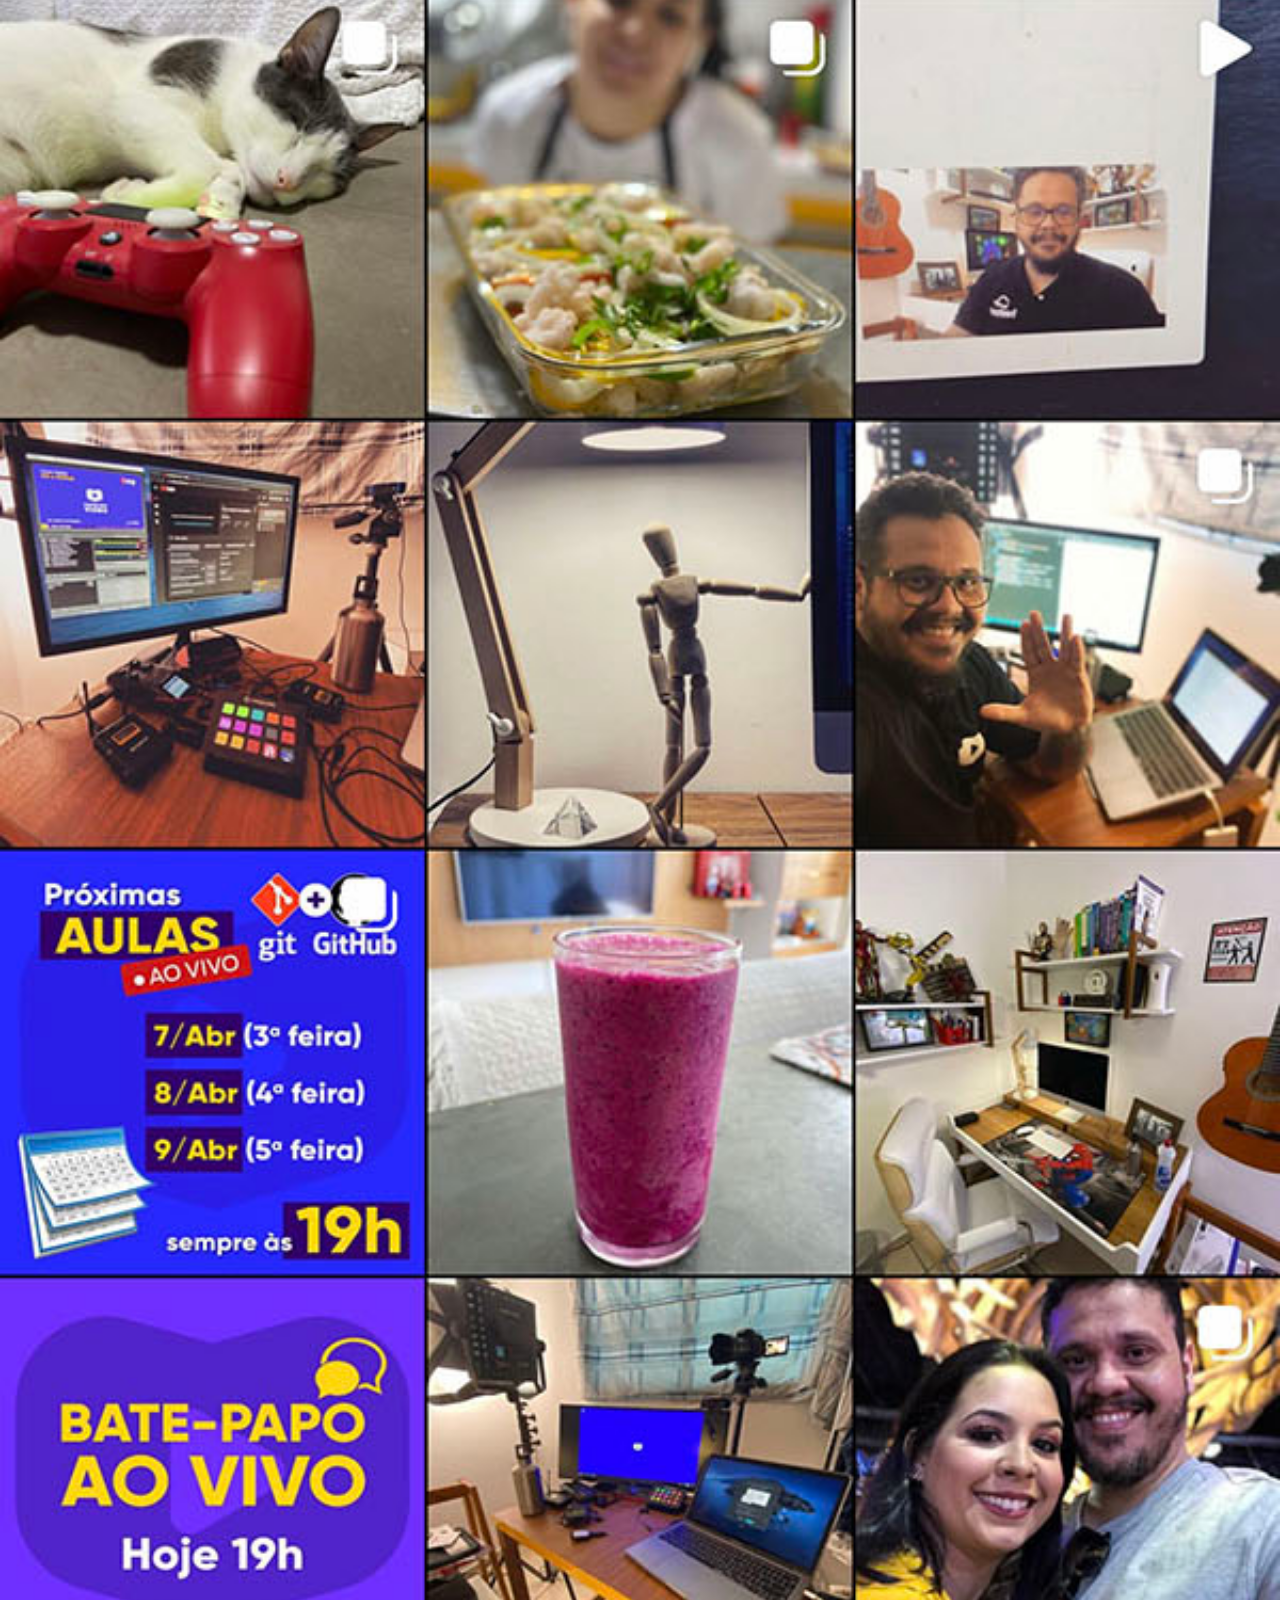
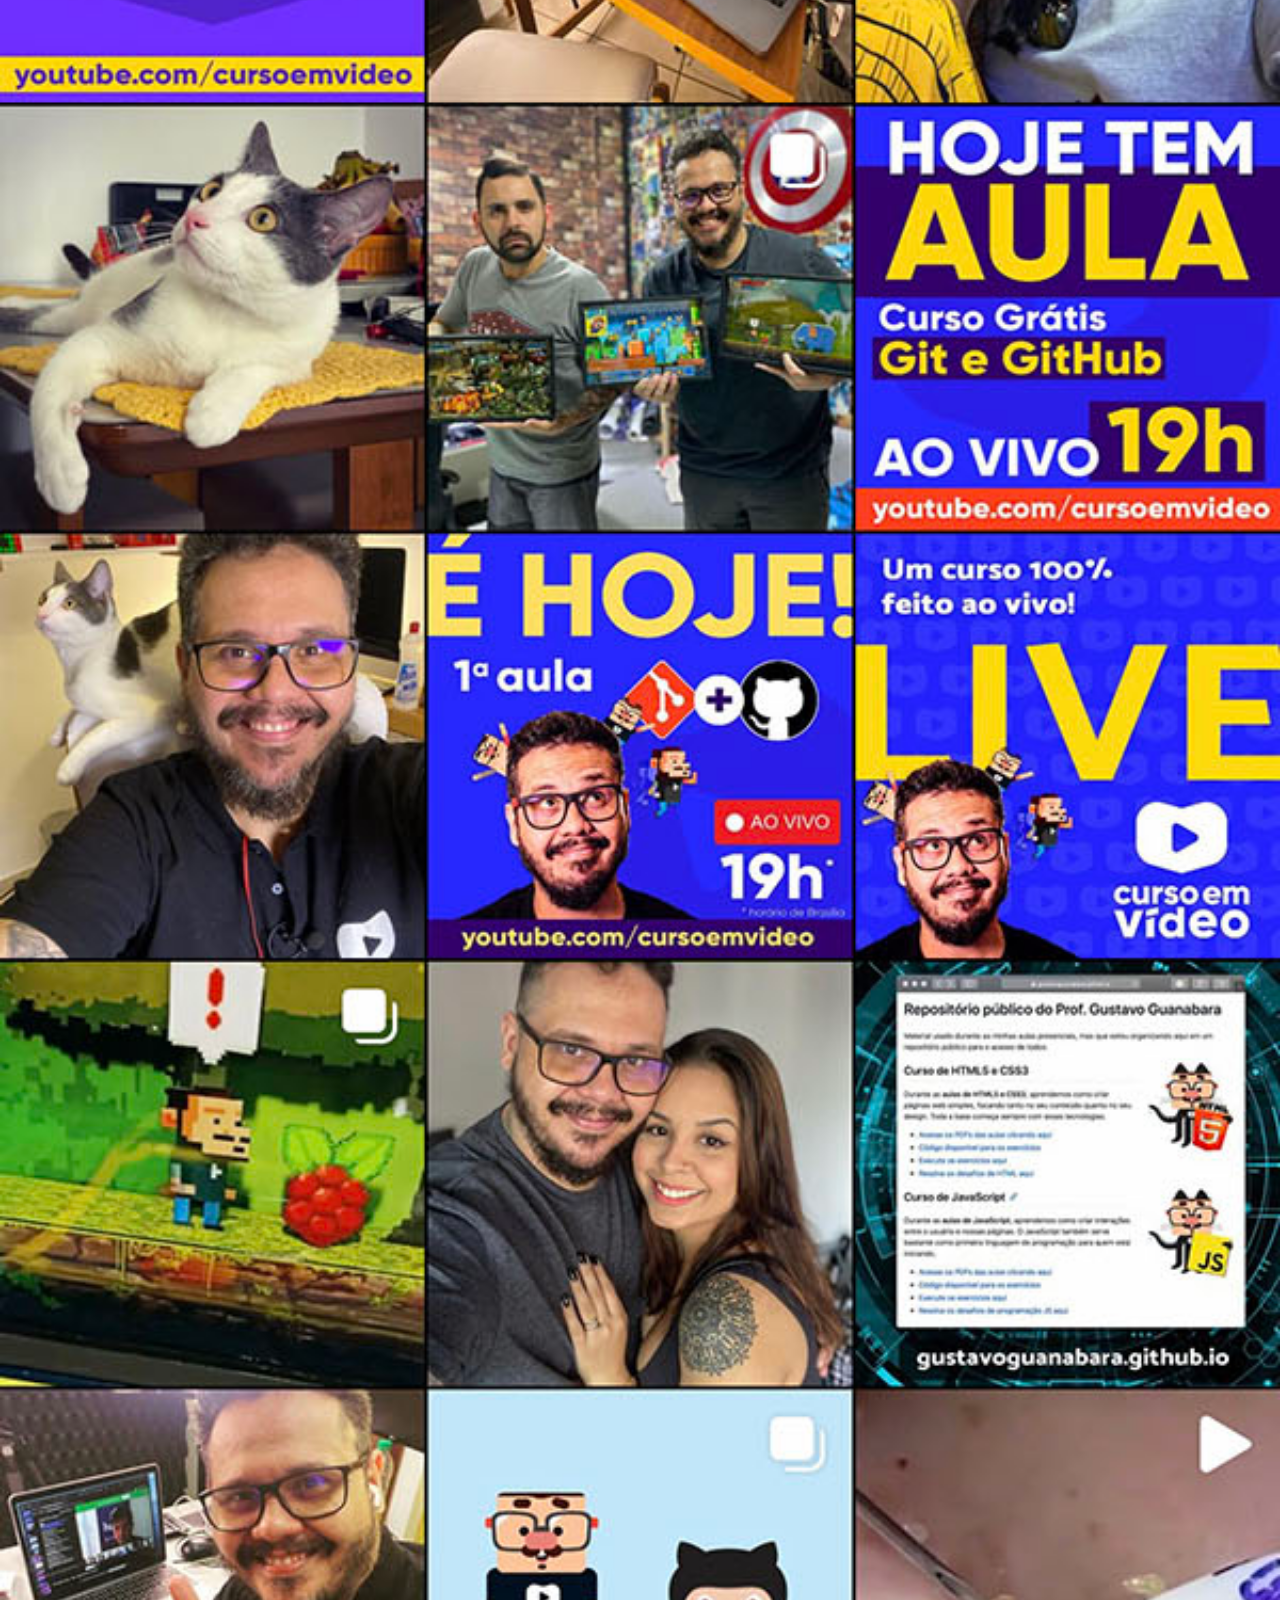
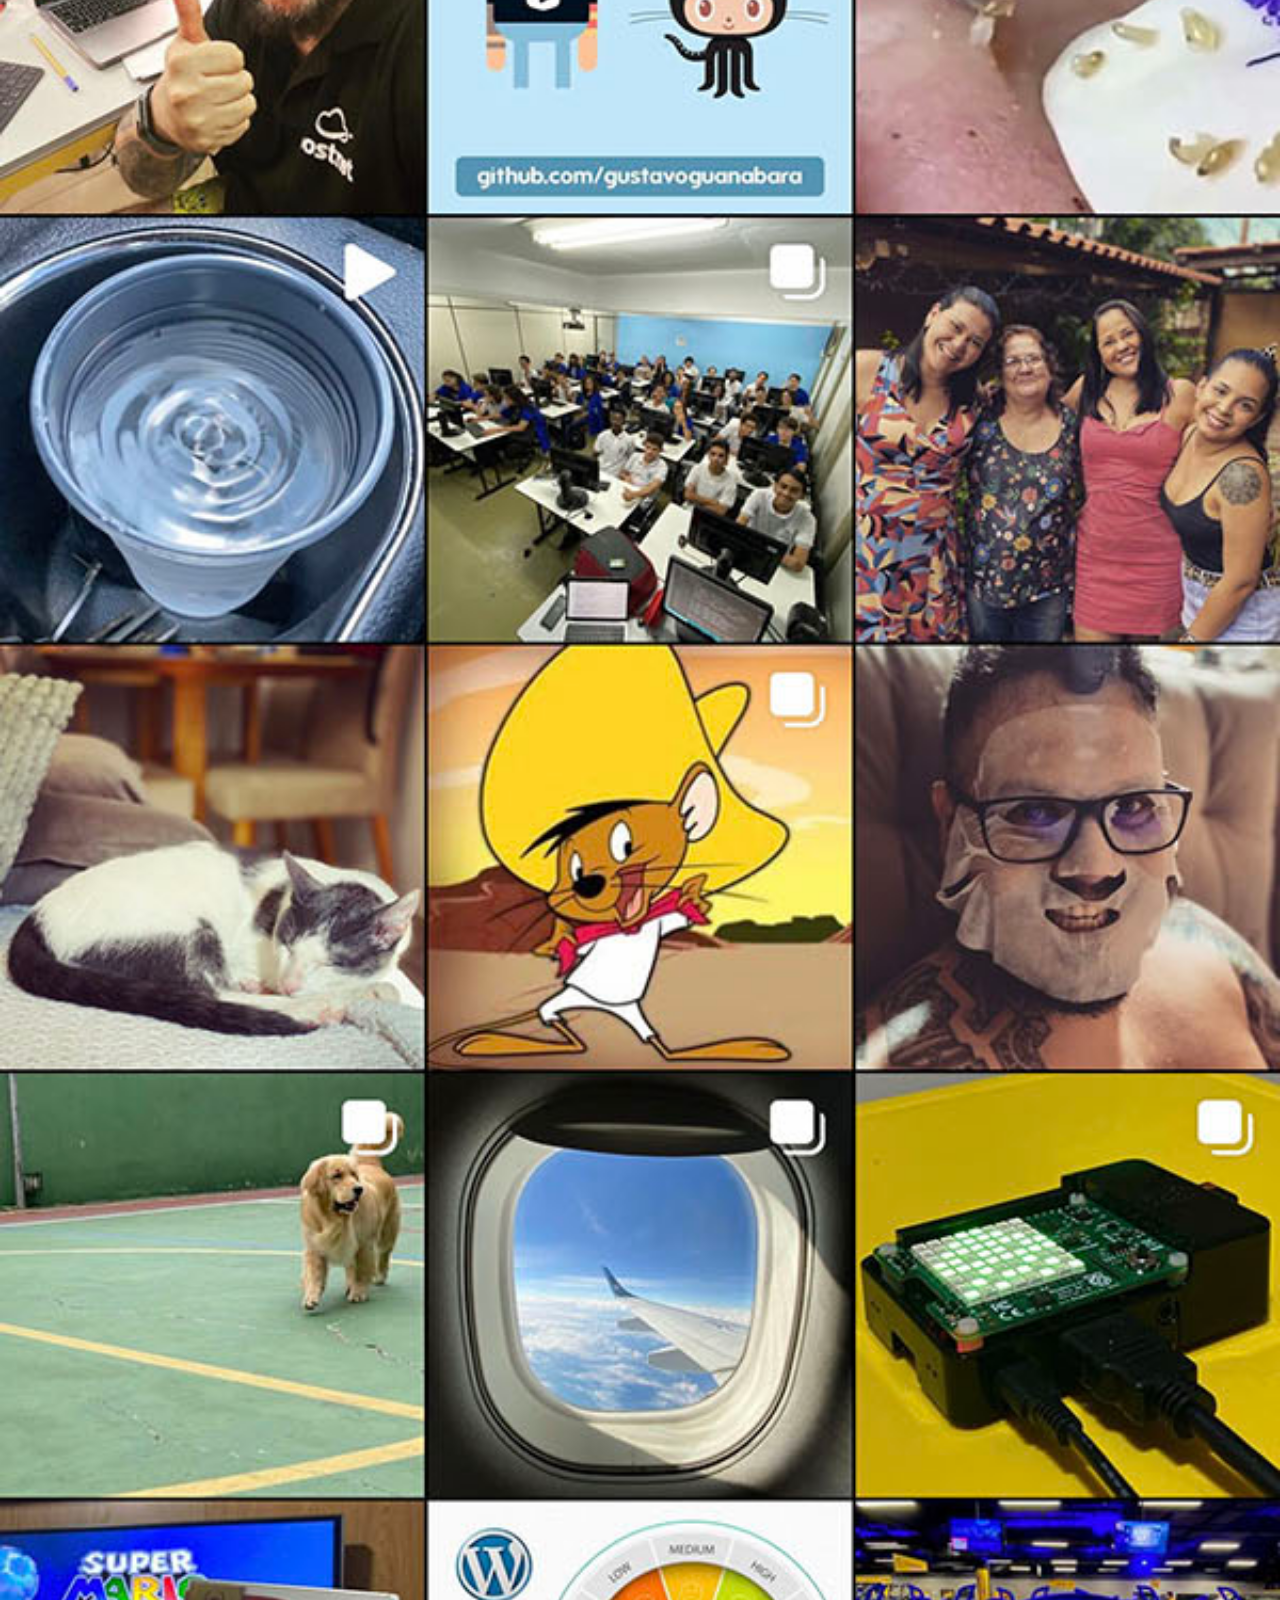
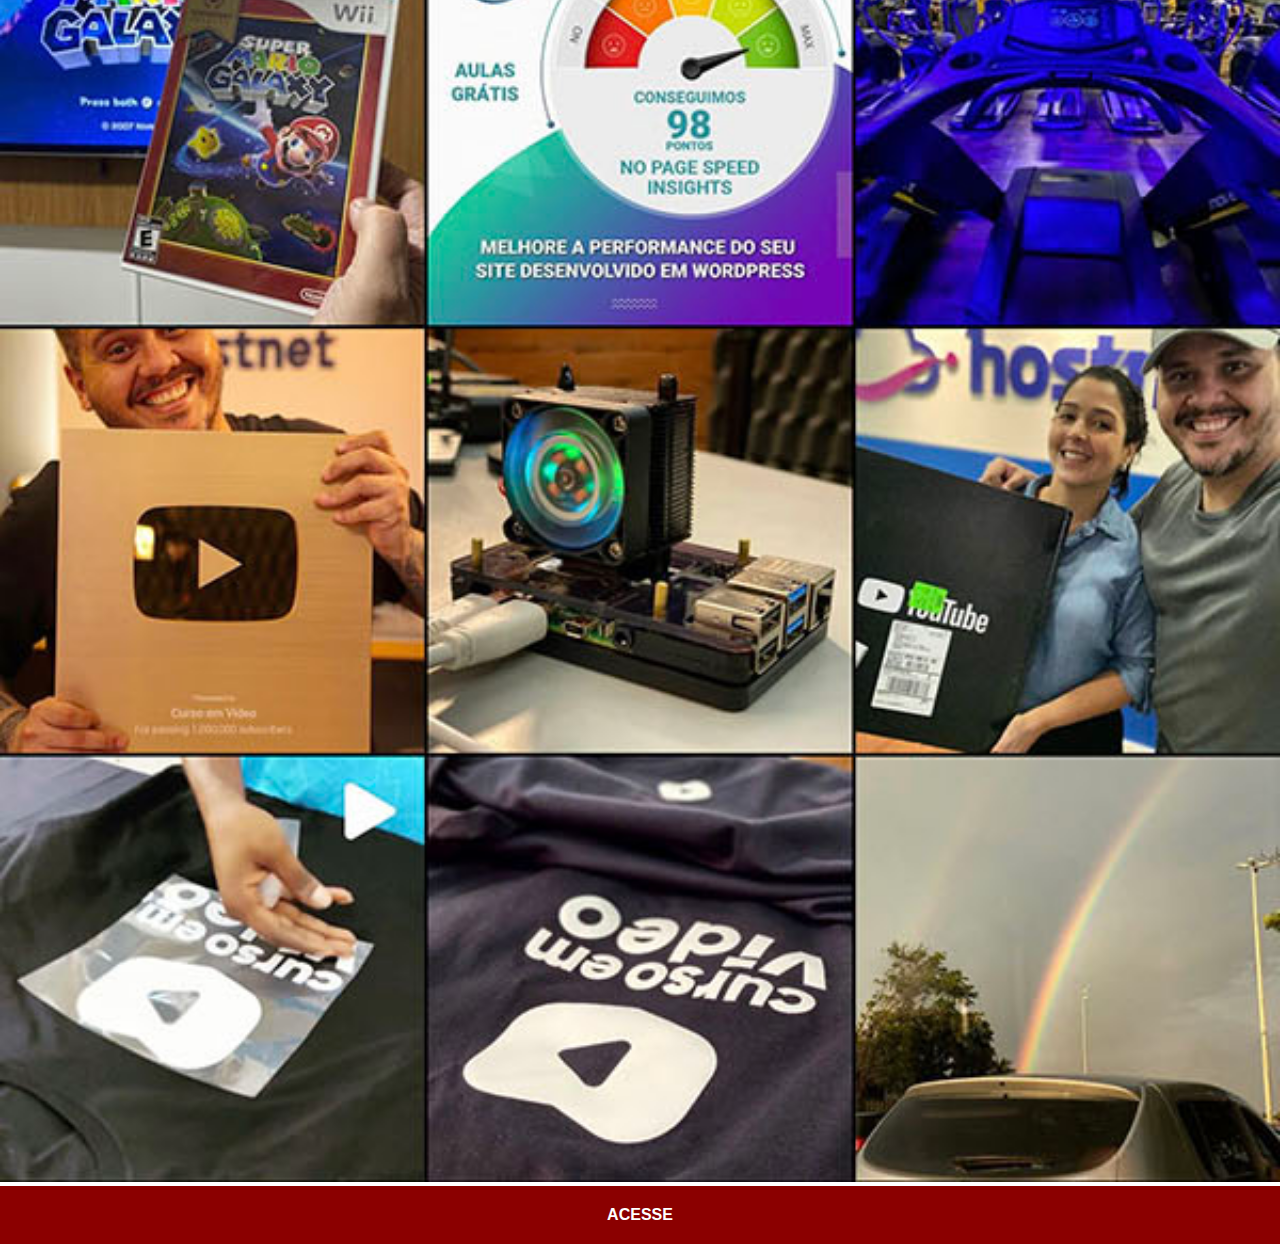
<file: instagram.html>
<!DOCTYPE html>
<html lang="pt-br">
<head>
    <meta charset="UTF-8">
    <meta name="viewport" content="width=device-width, initial-scale=1.0">
    <title>Instagram</title>
    <link rel="stylesheet" href="estilos/social.css">
</head>
<body>
    <img src="pacote-d013/imagens/tela-instagram.jpg" alt="instagram">
    <a href="#" target="_blank">ACESSE</a>
</body>
</html>
</file>
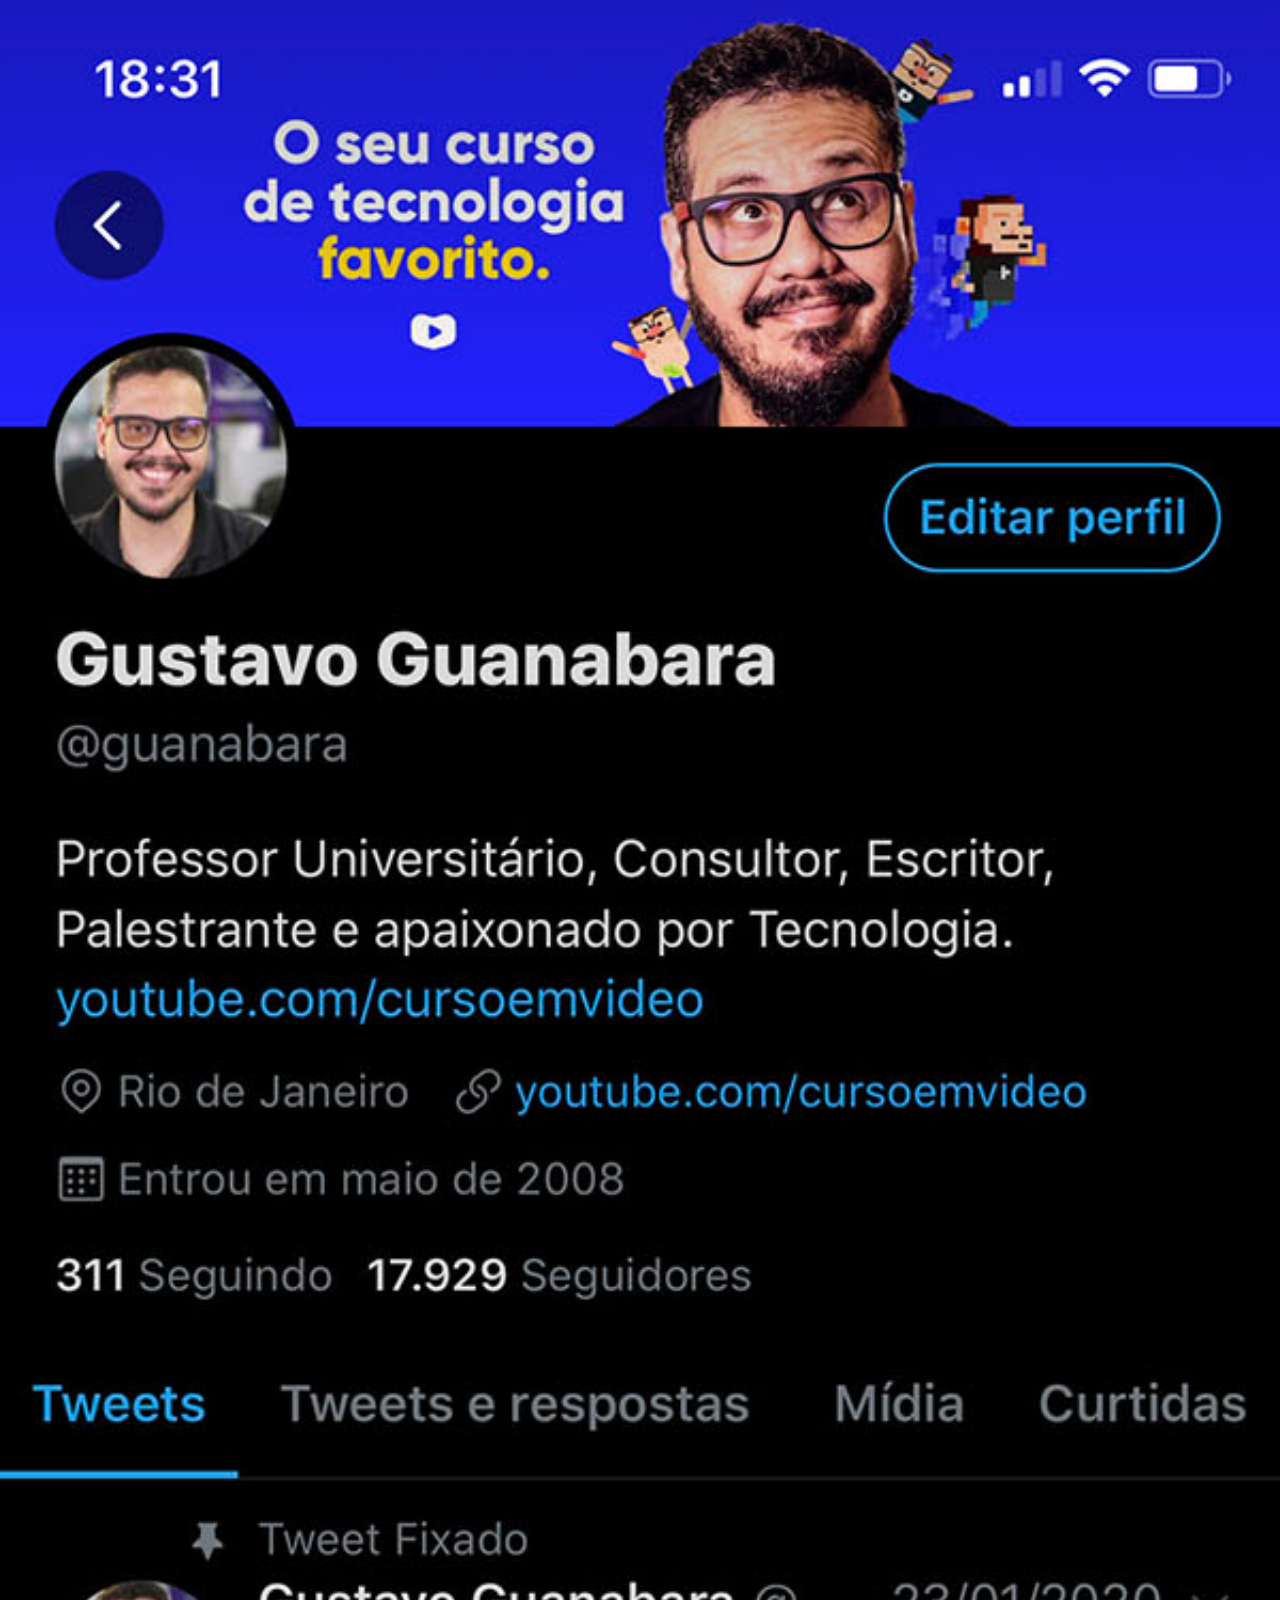
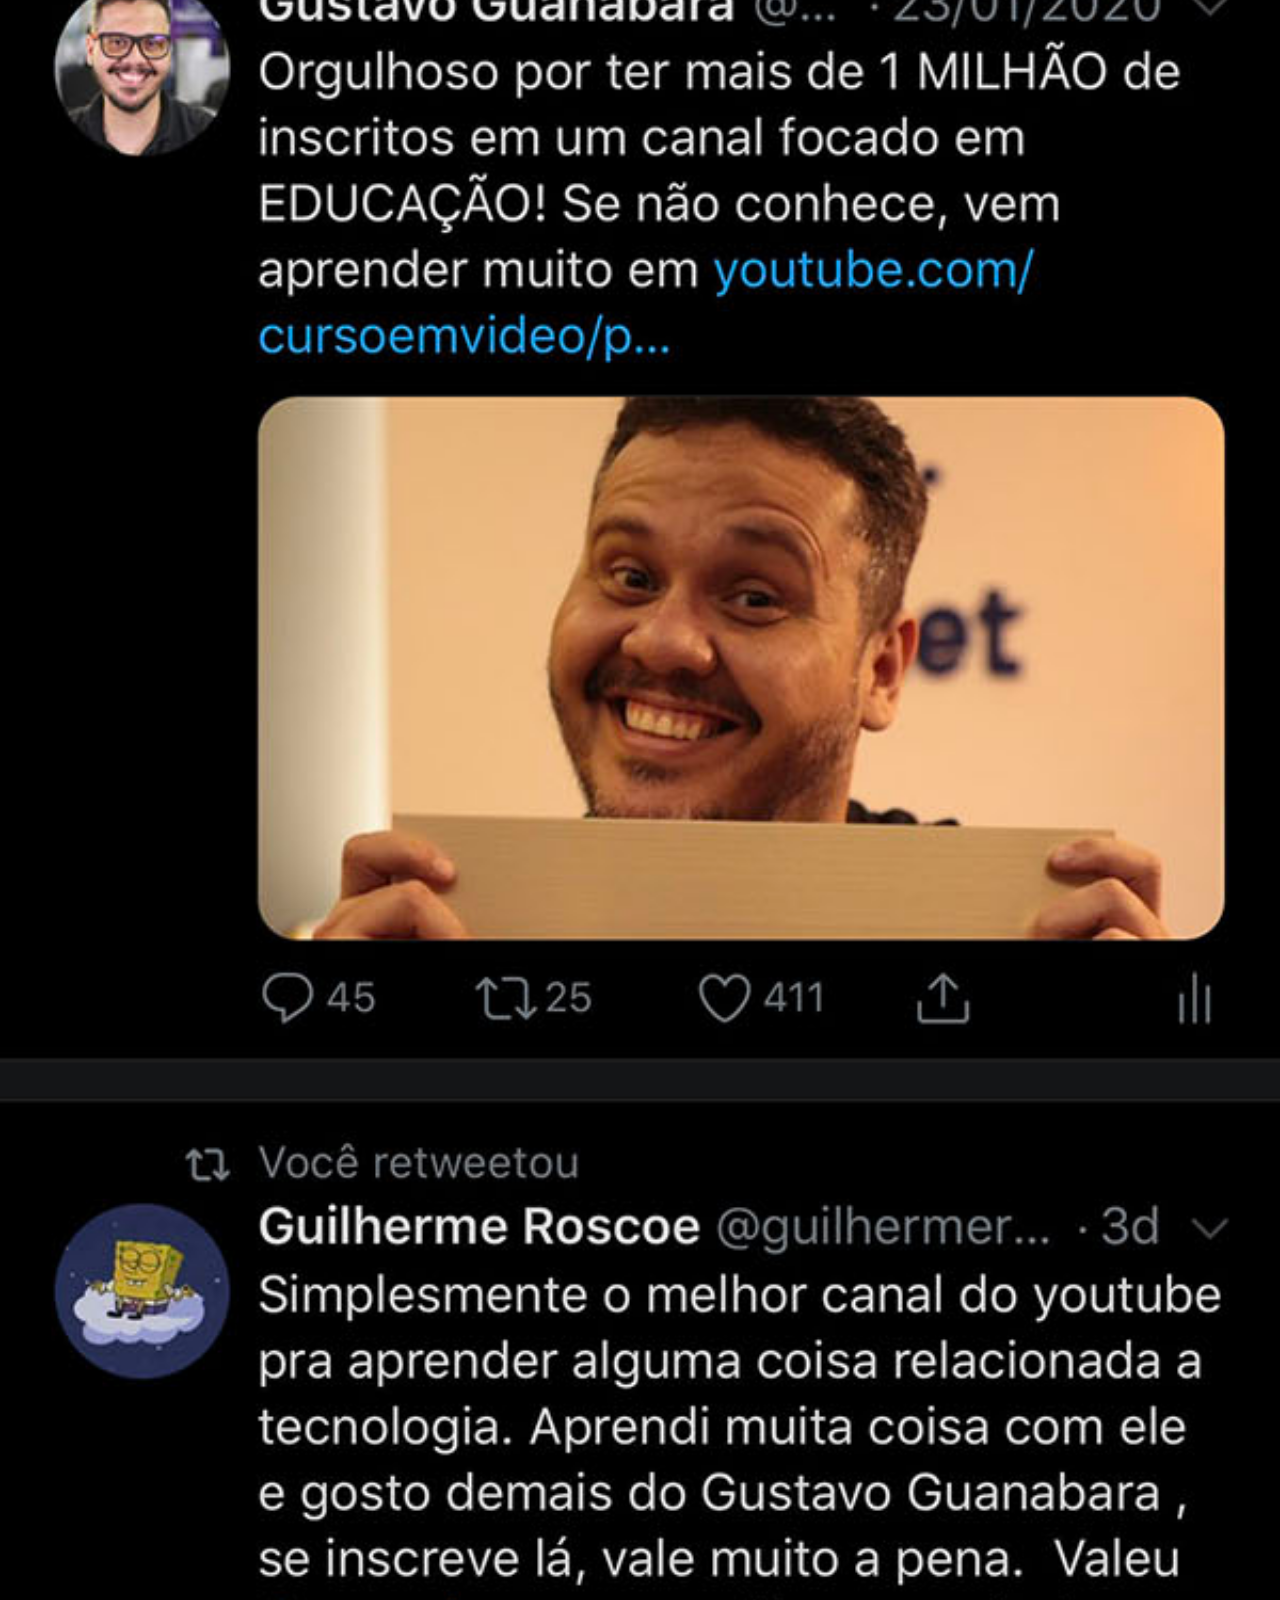
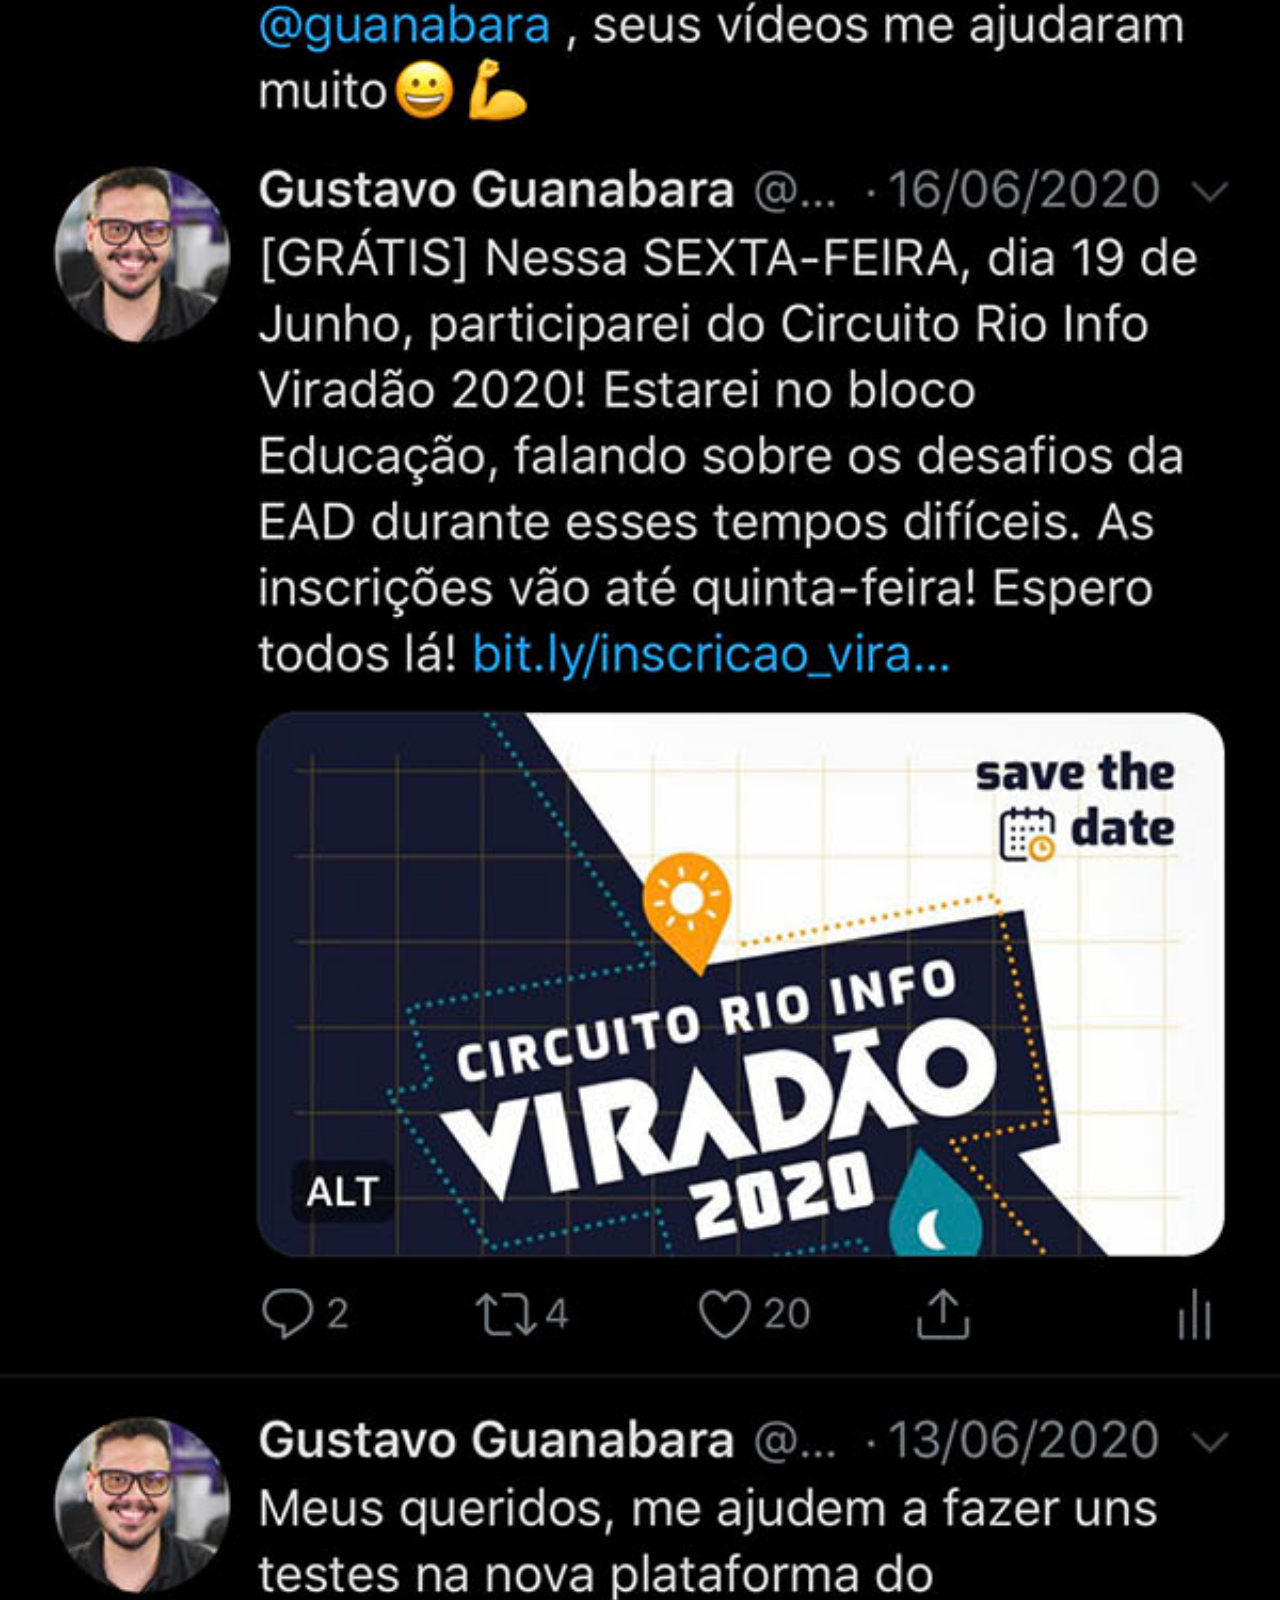
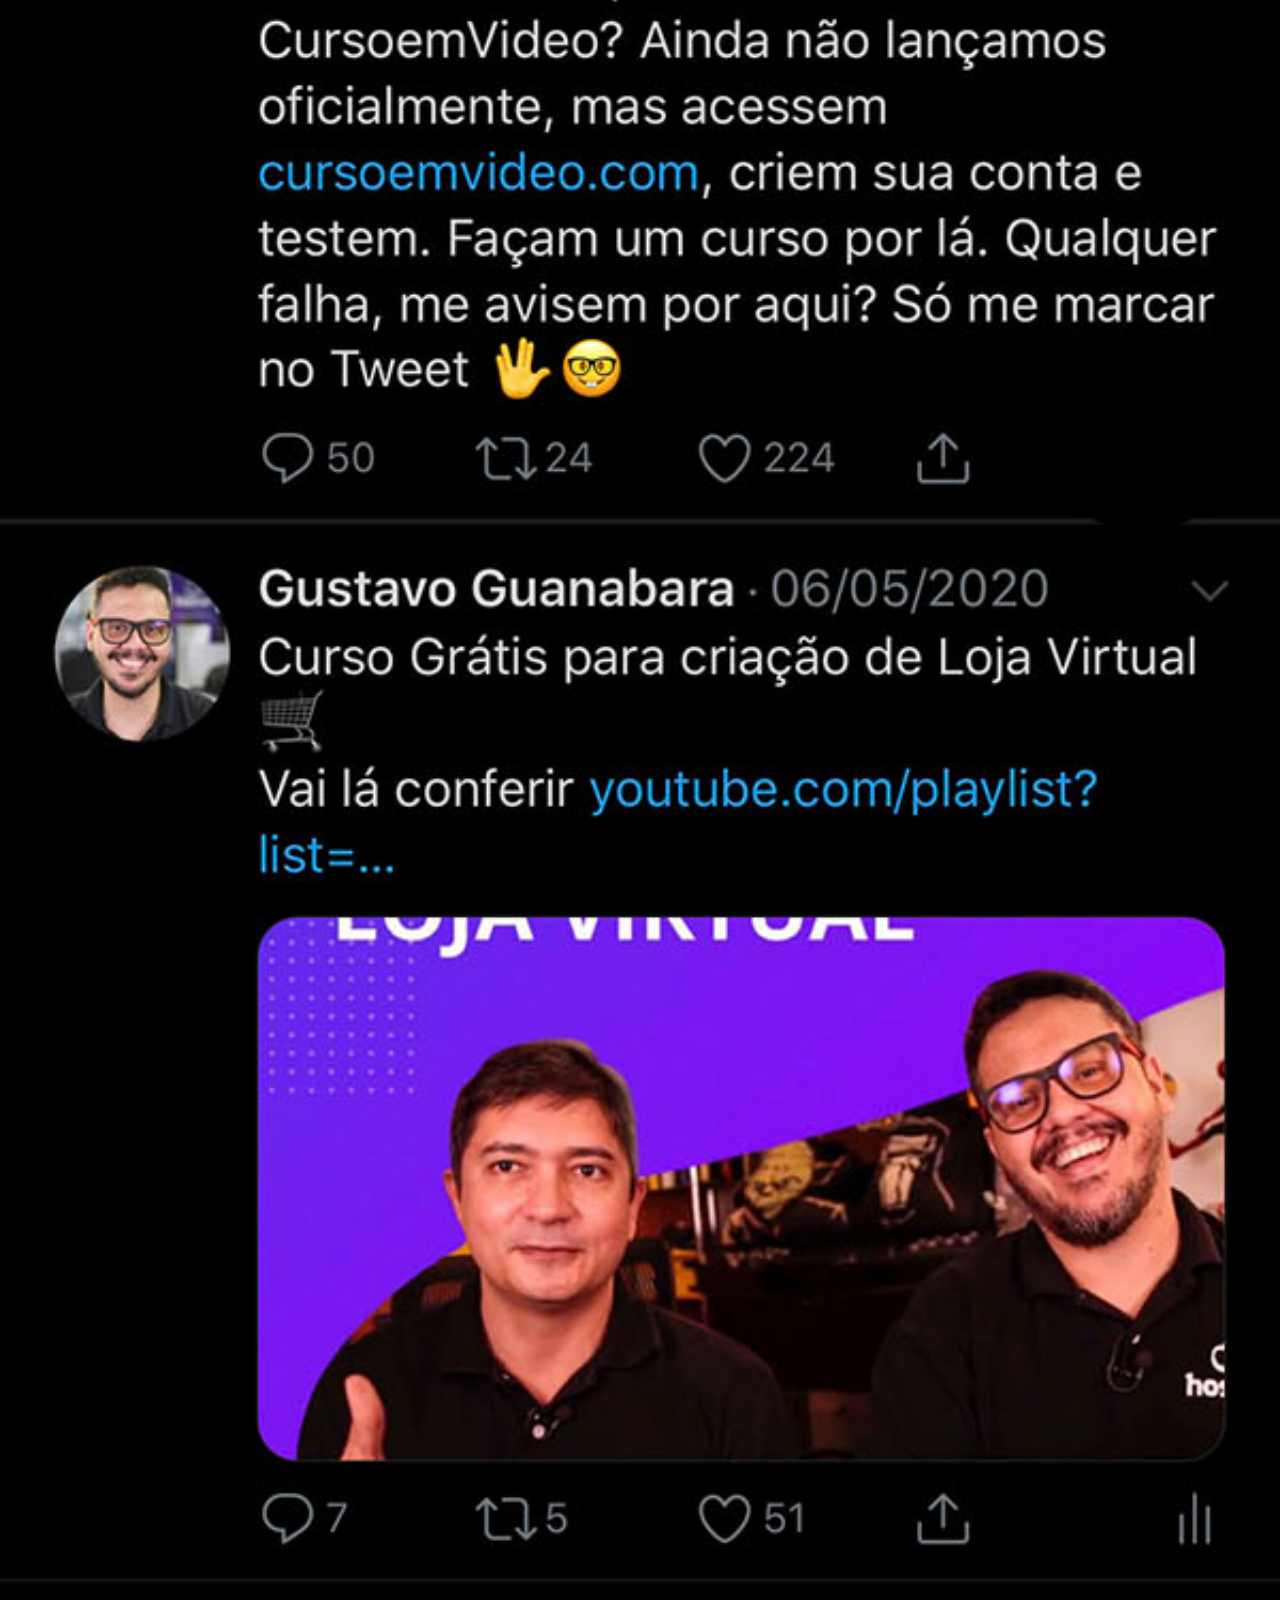
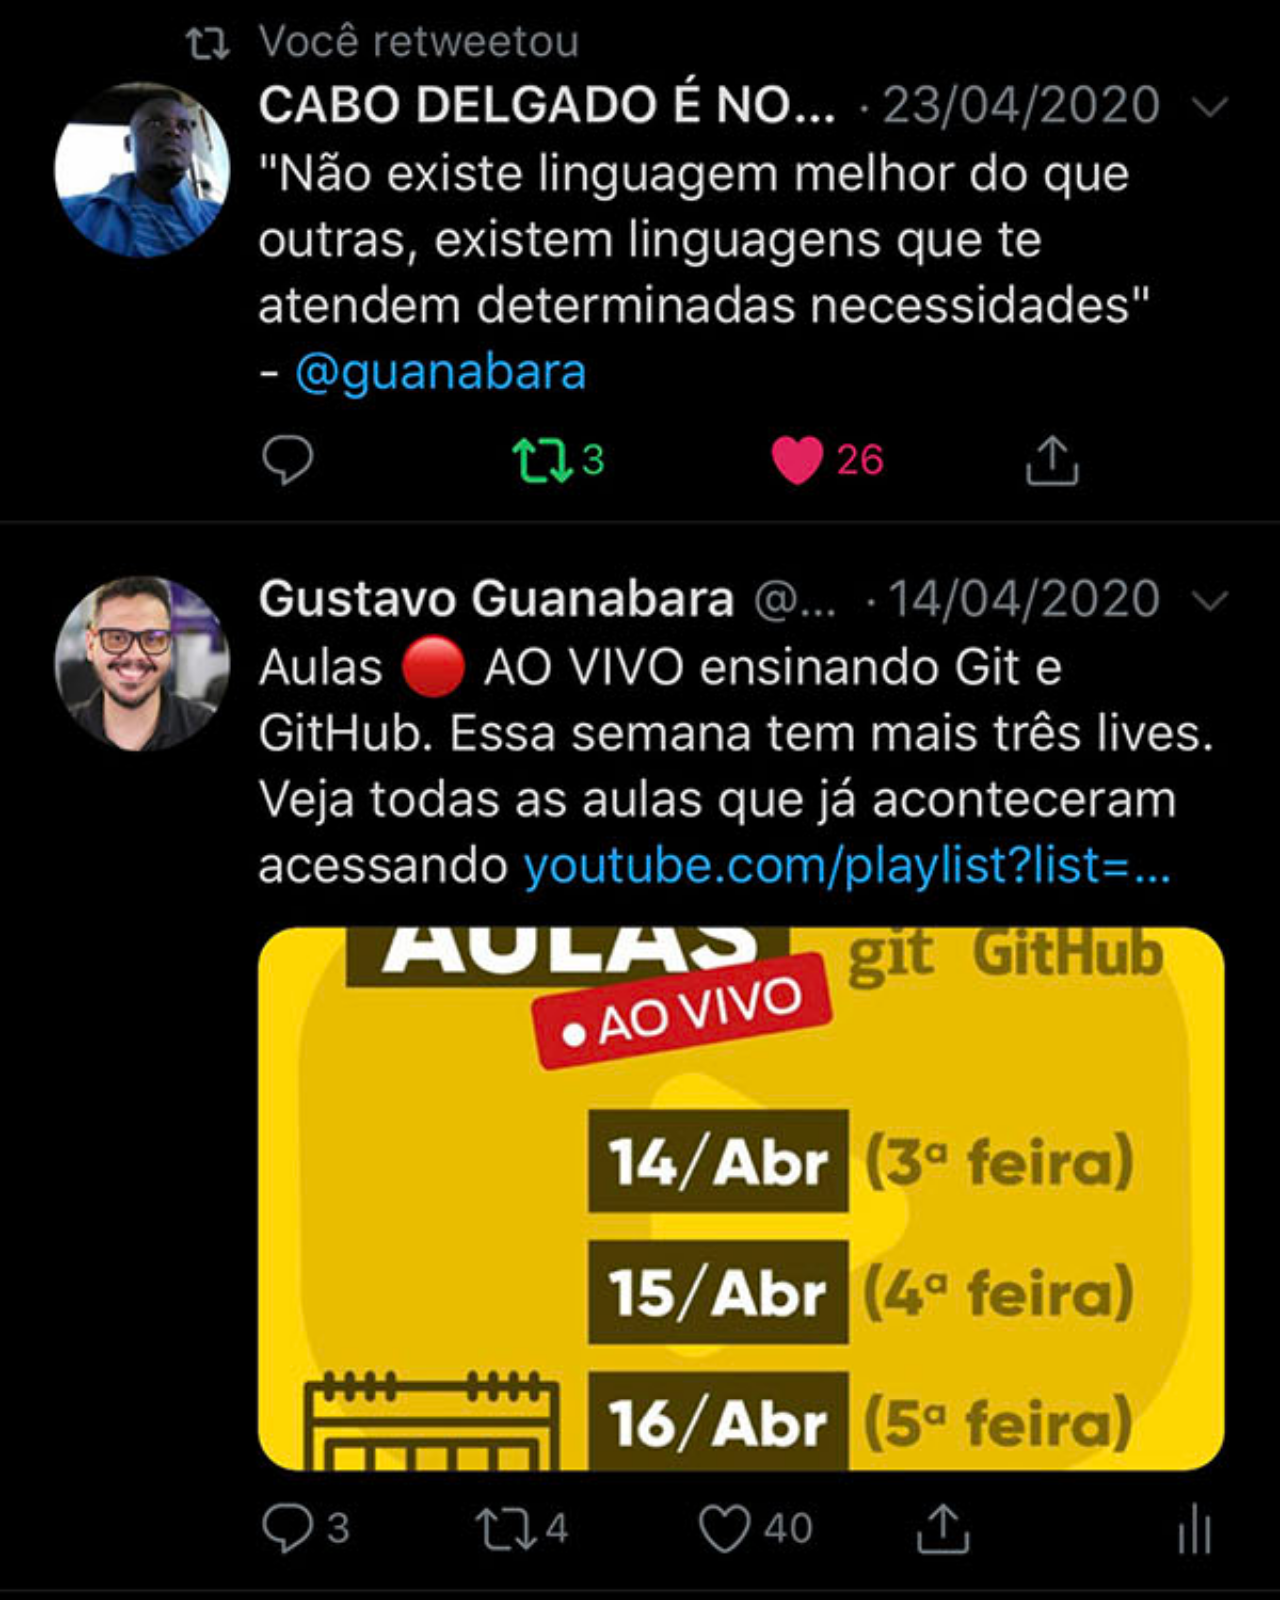
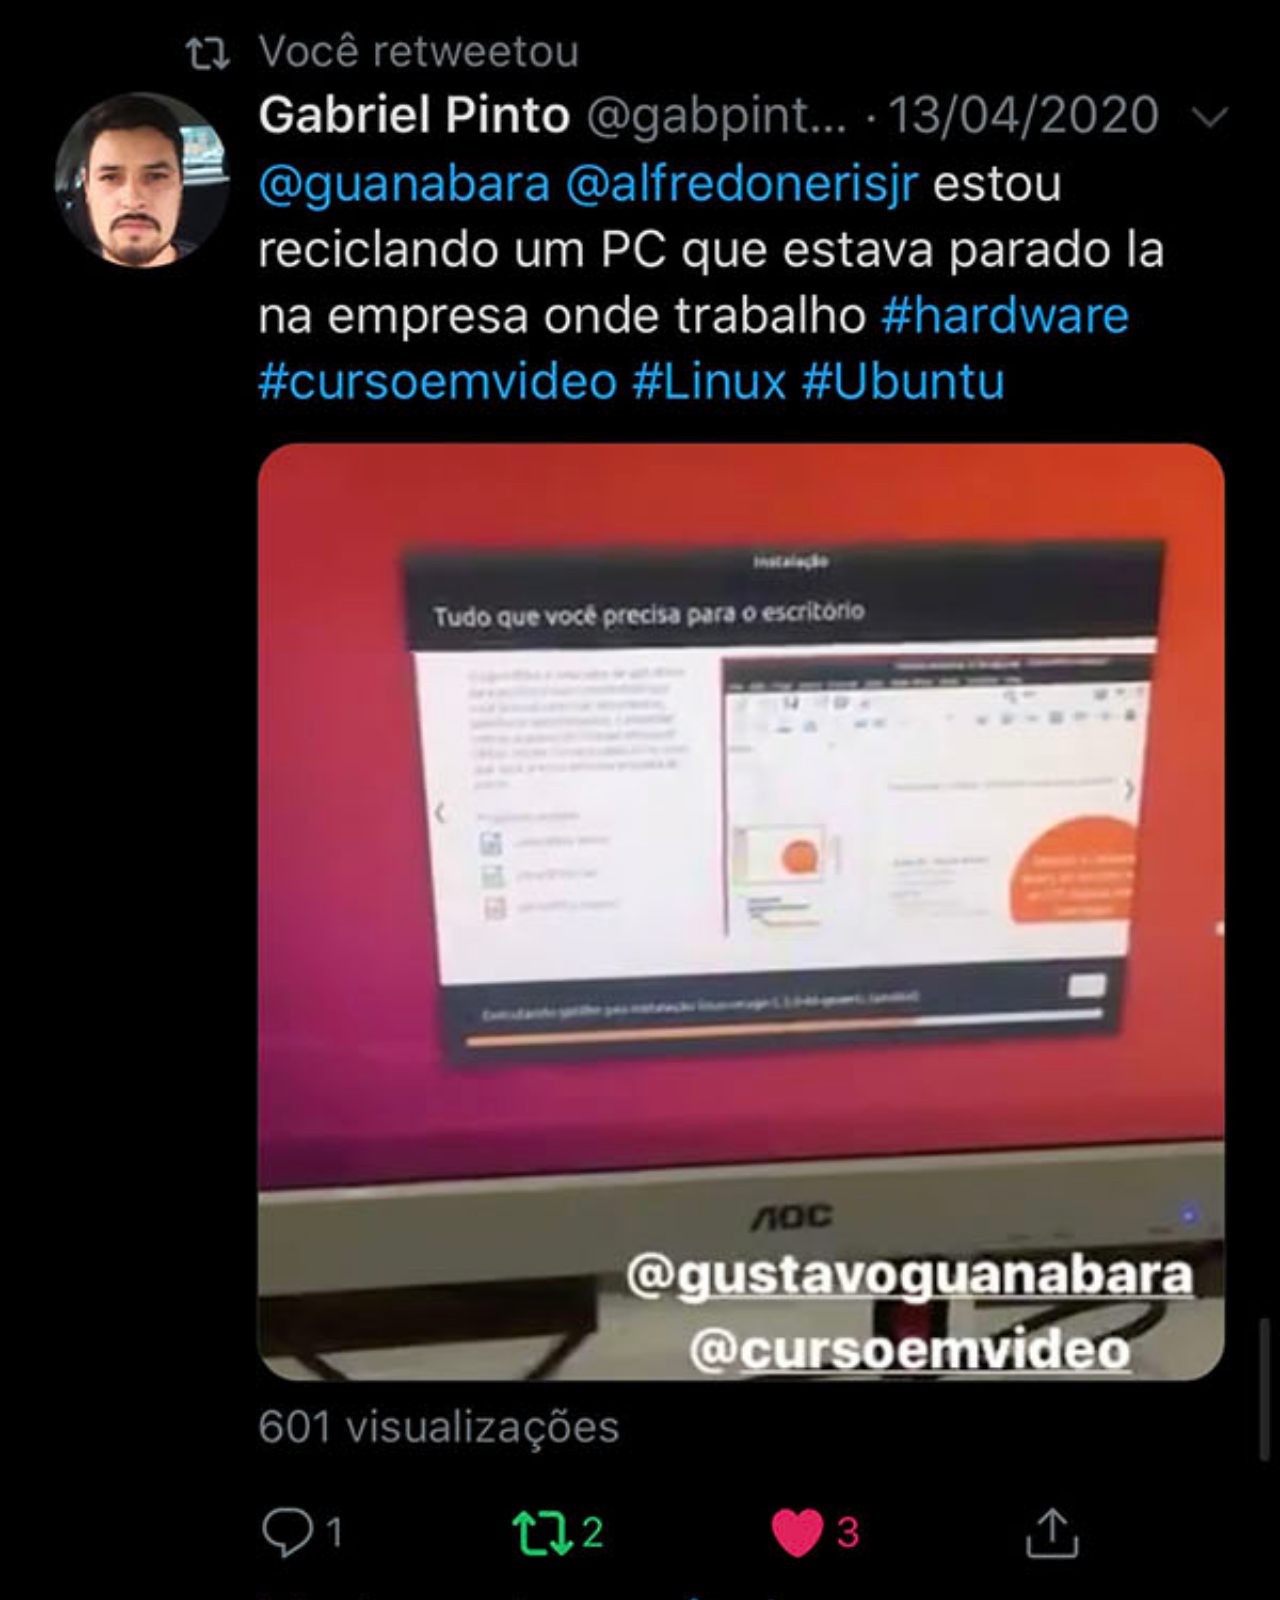
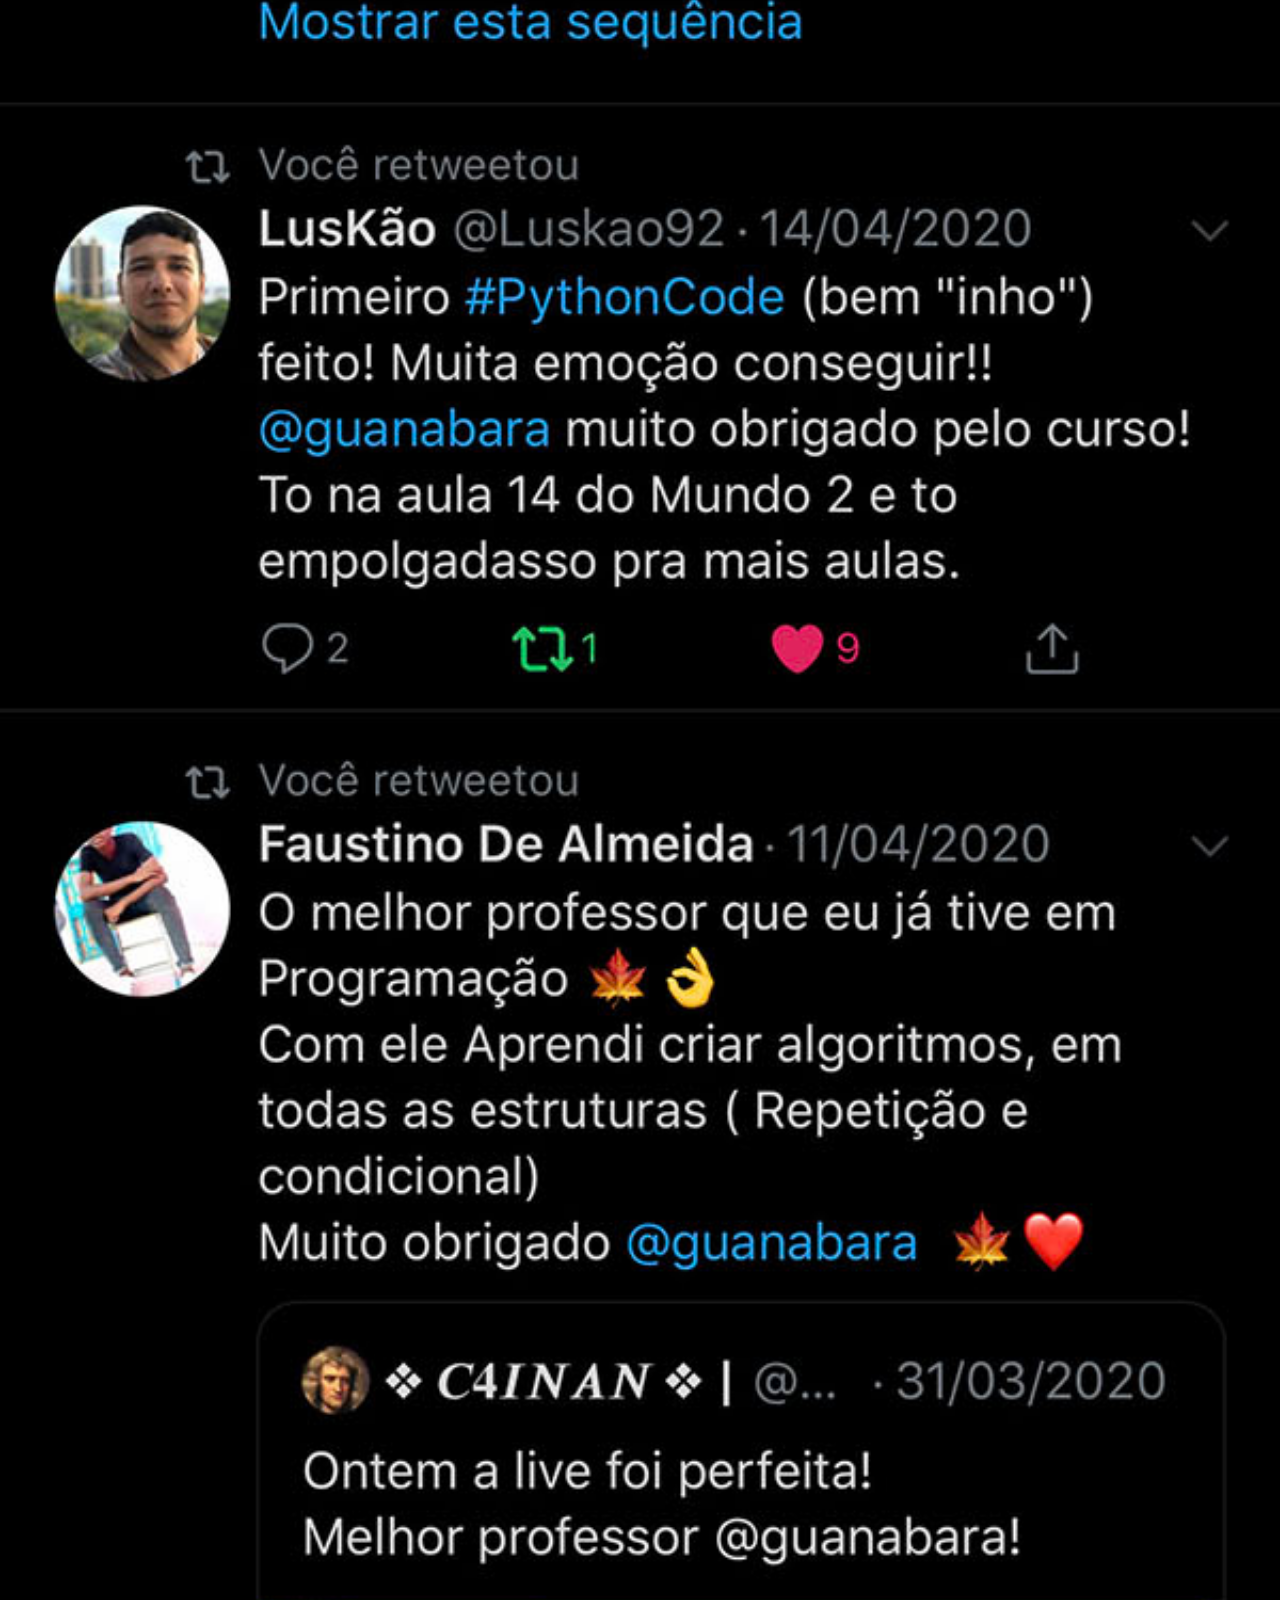
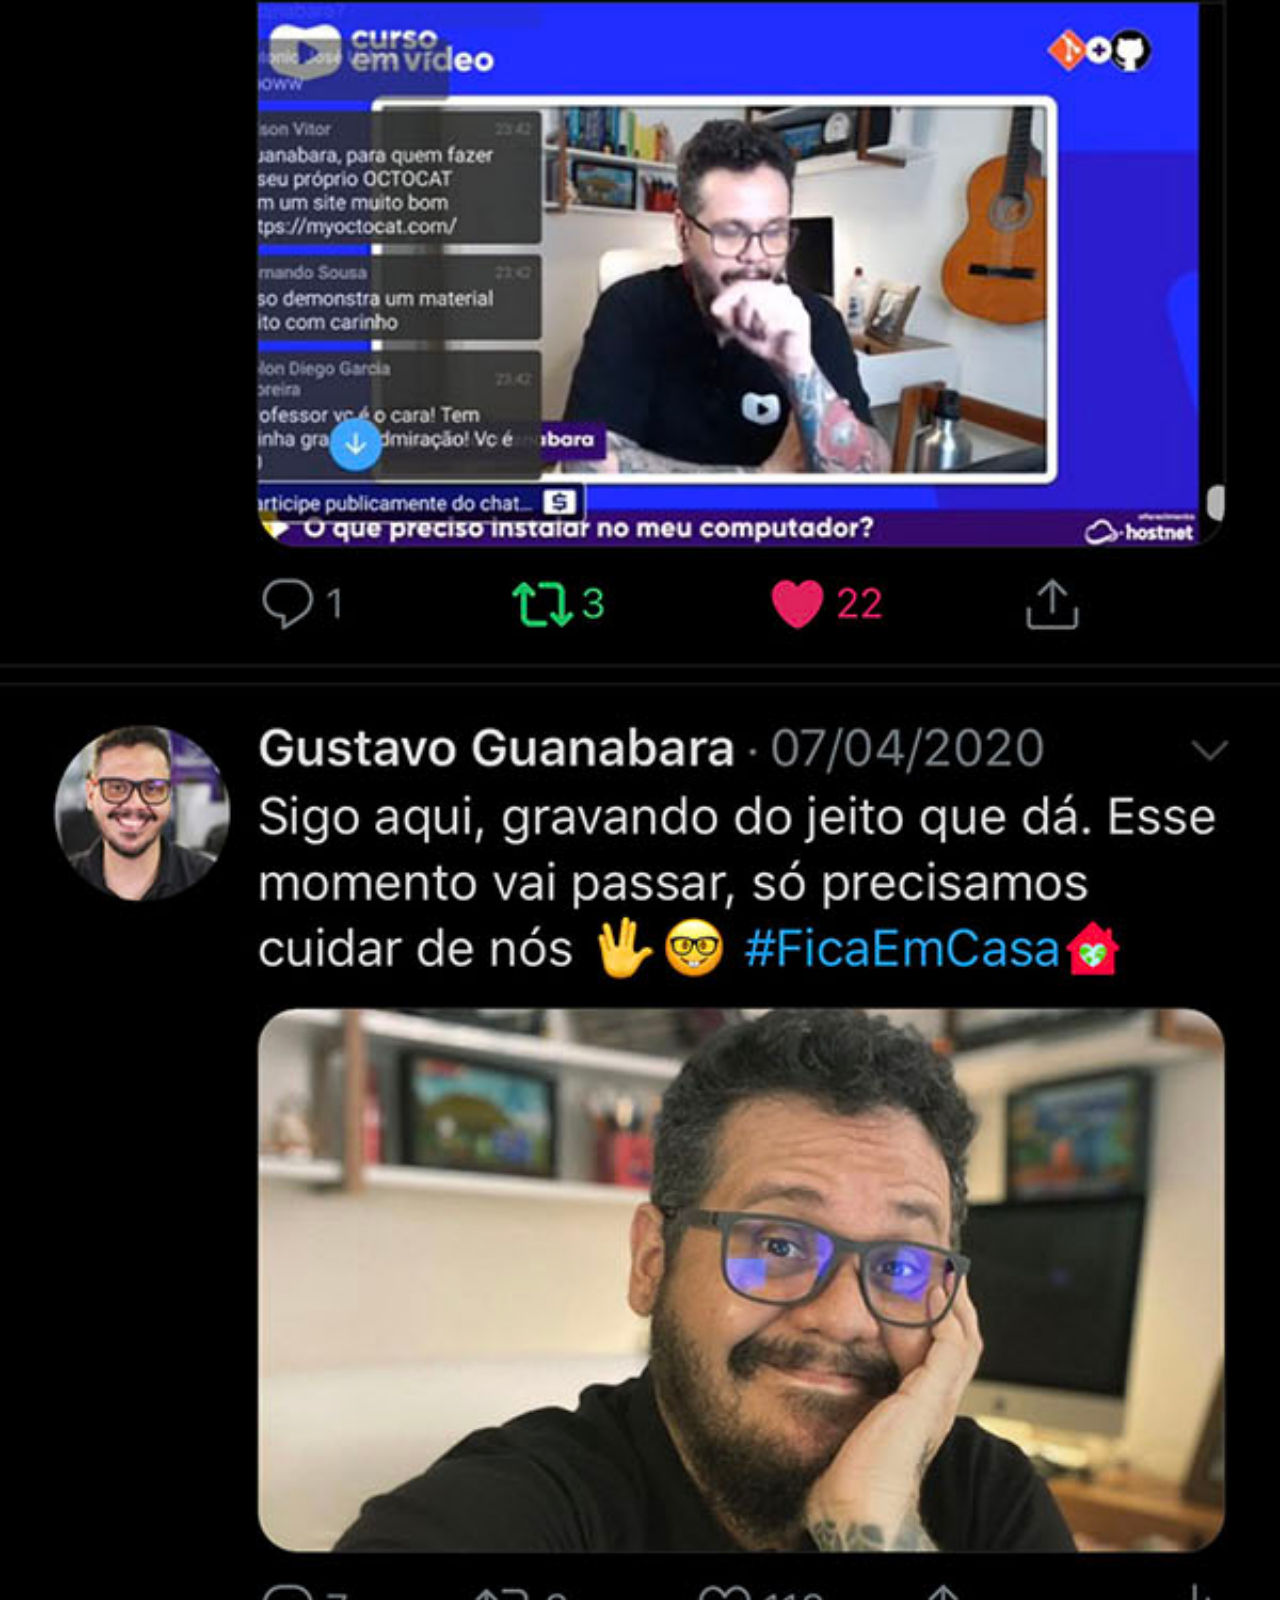
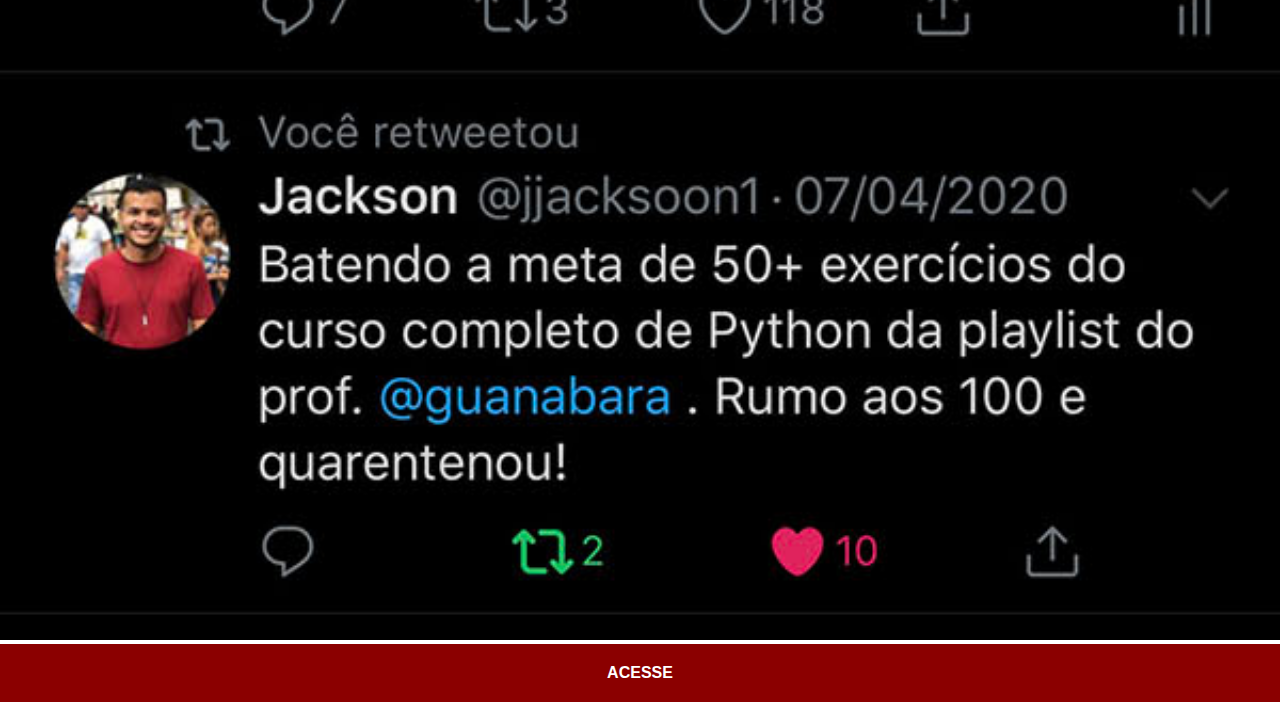
<file: twitter.html>
<!DOCTYPE html>
<html lang="pt-br">
<head>
    <meta charset="UTF-8">
    <meta name="viewport" content="width=device-width, initial-scale=1.0">
    <title>Twitter</title>
    <link rel="stylesheet" href="estilos/social.css">
</head>
<body>
    <img src="pacote-d013/imagens/tela-twitter.jpg" alt="twitter">
    <a href="#" target="_blank">ACESSE</a>
</body>
</html>
</file>
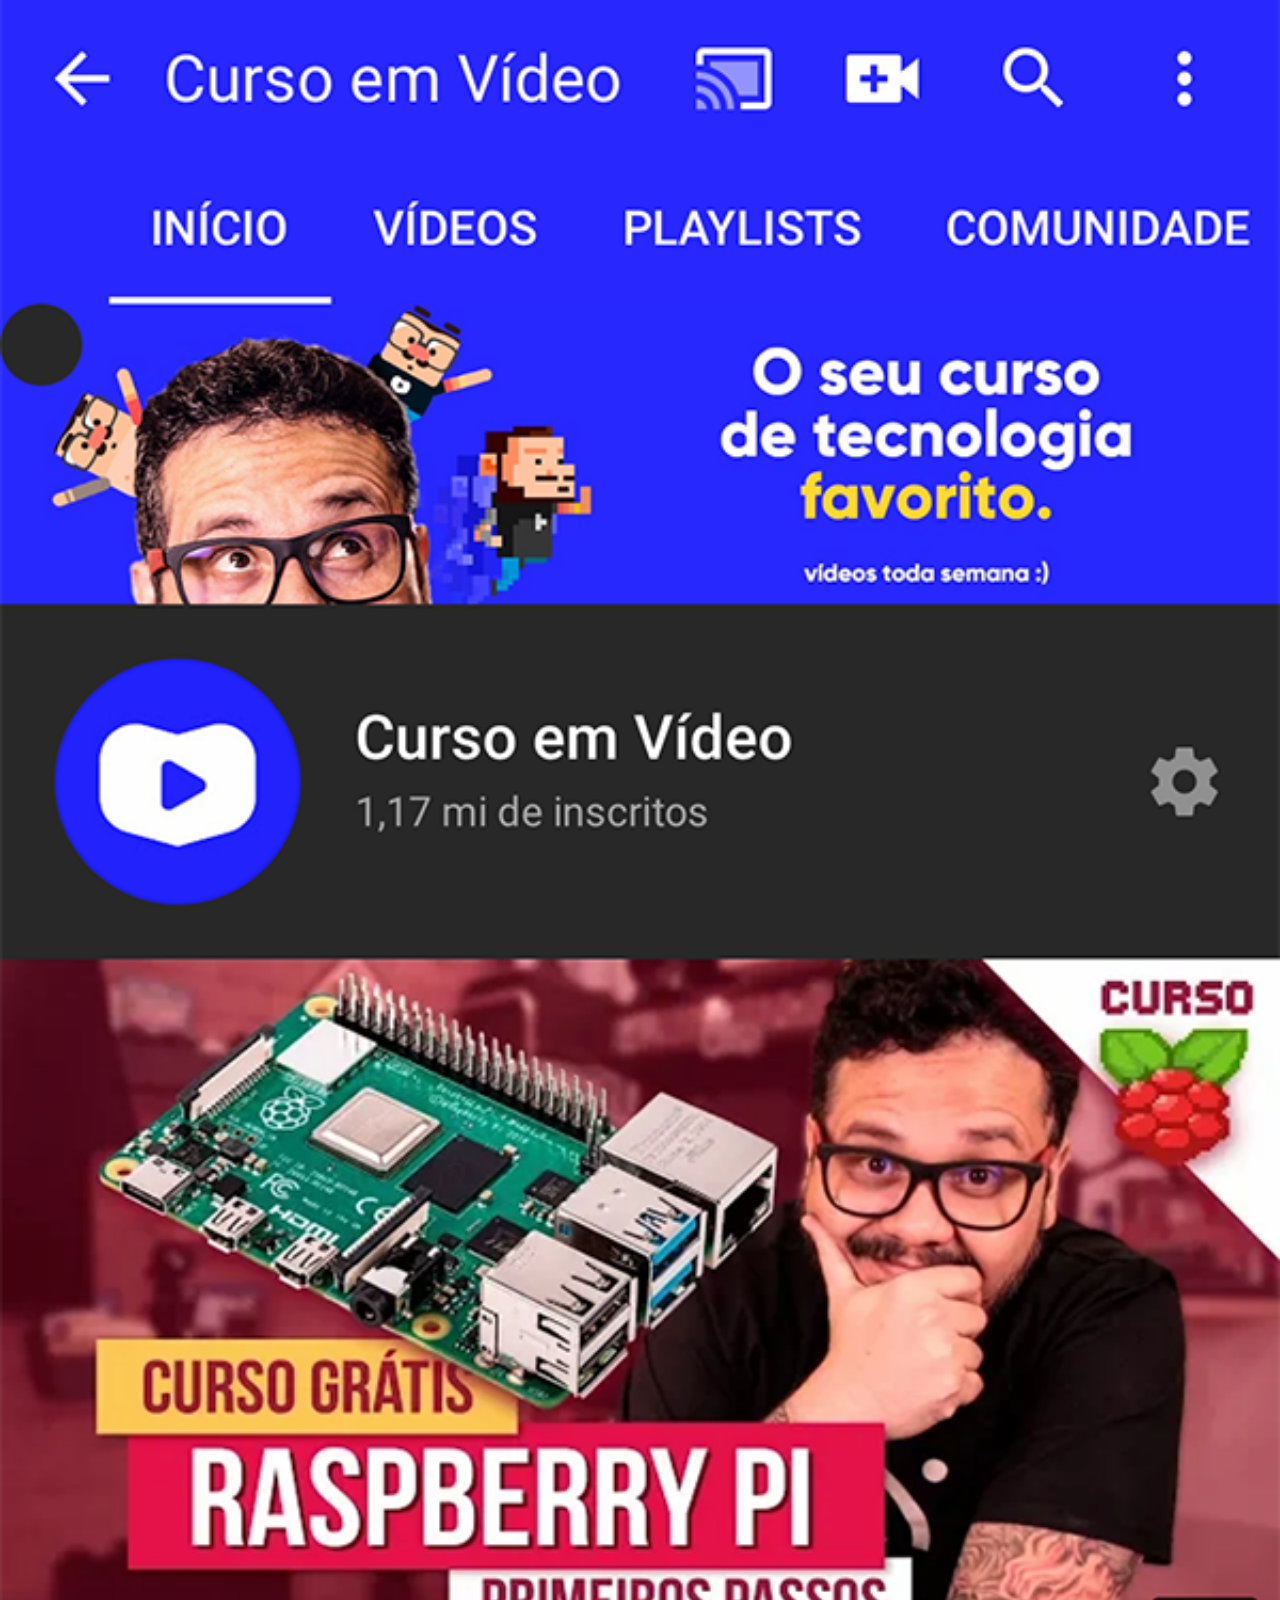
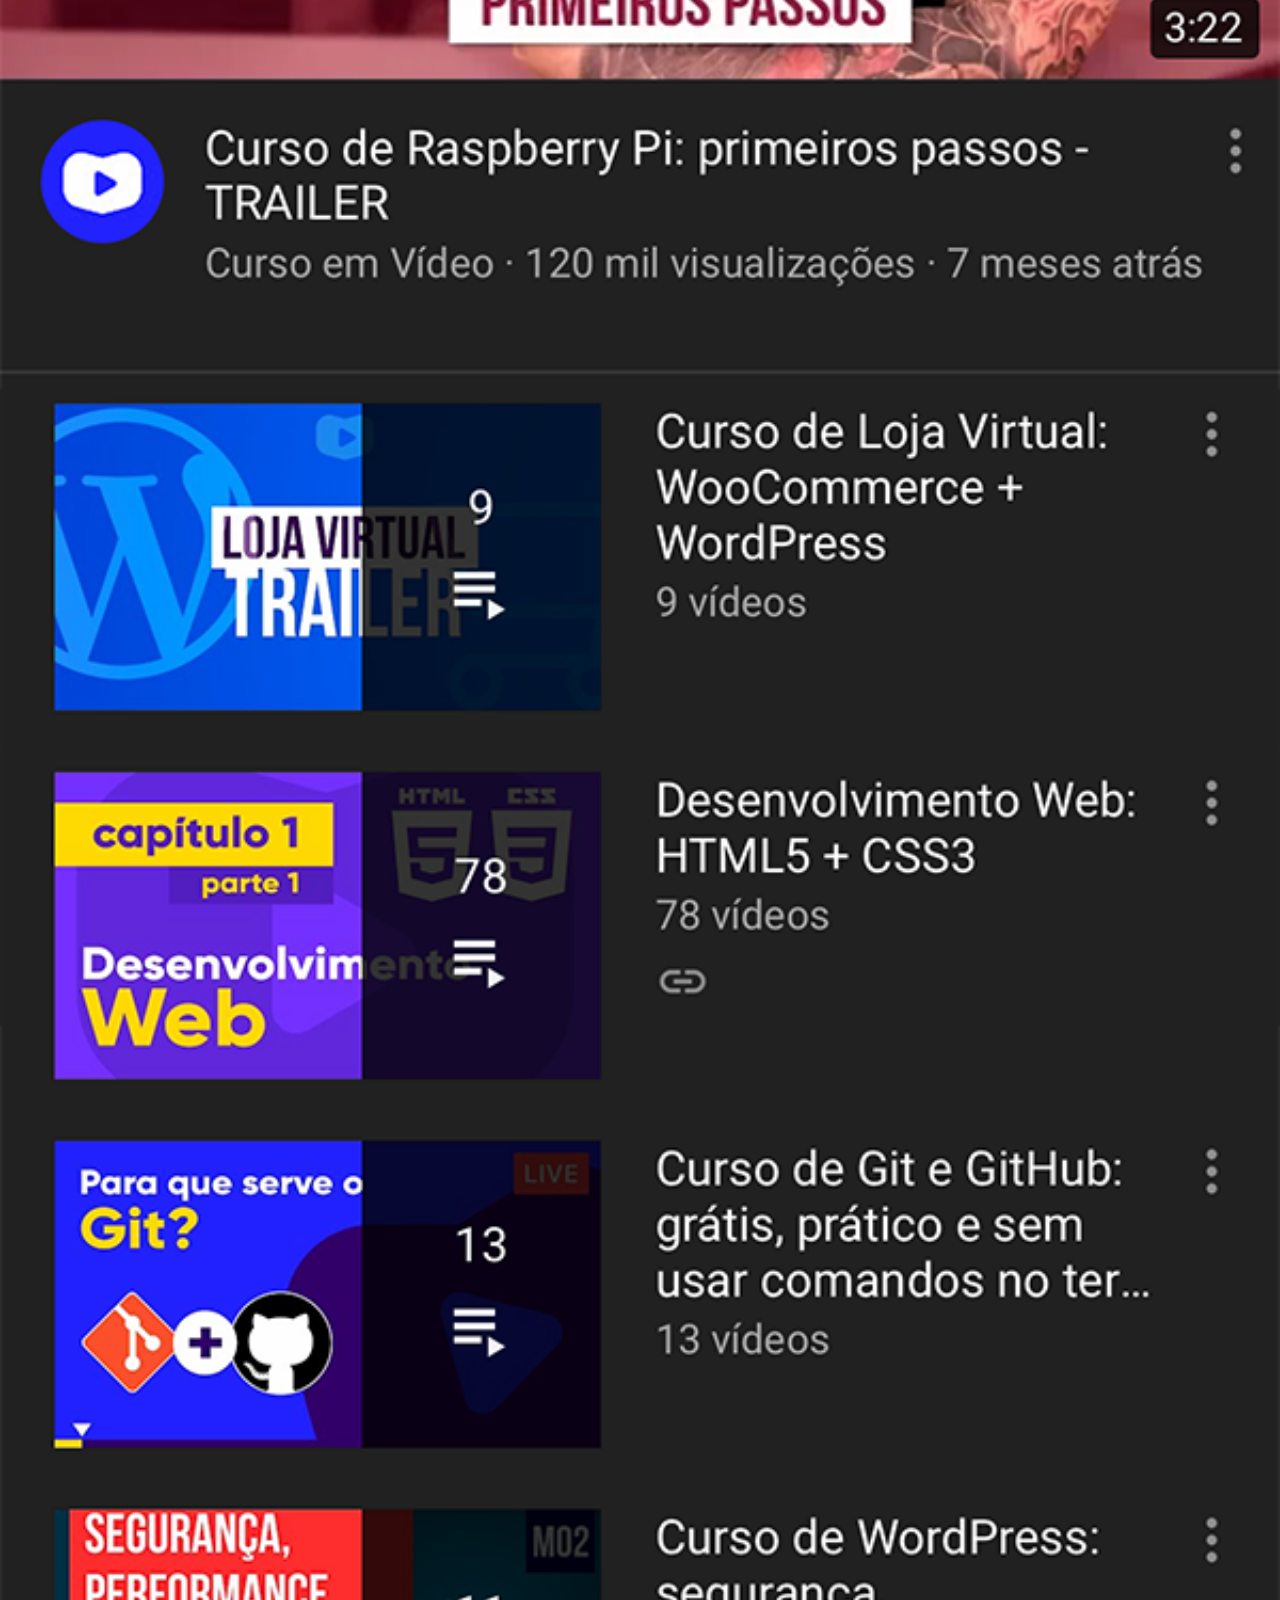
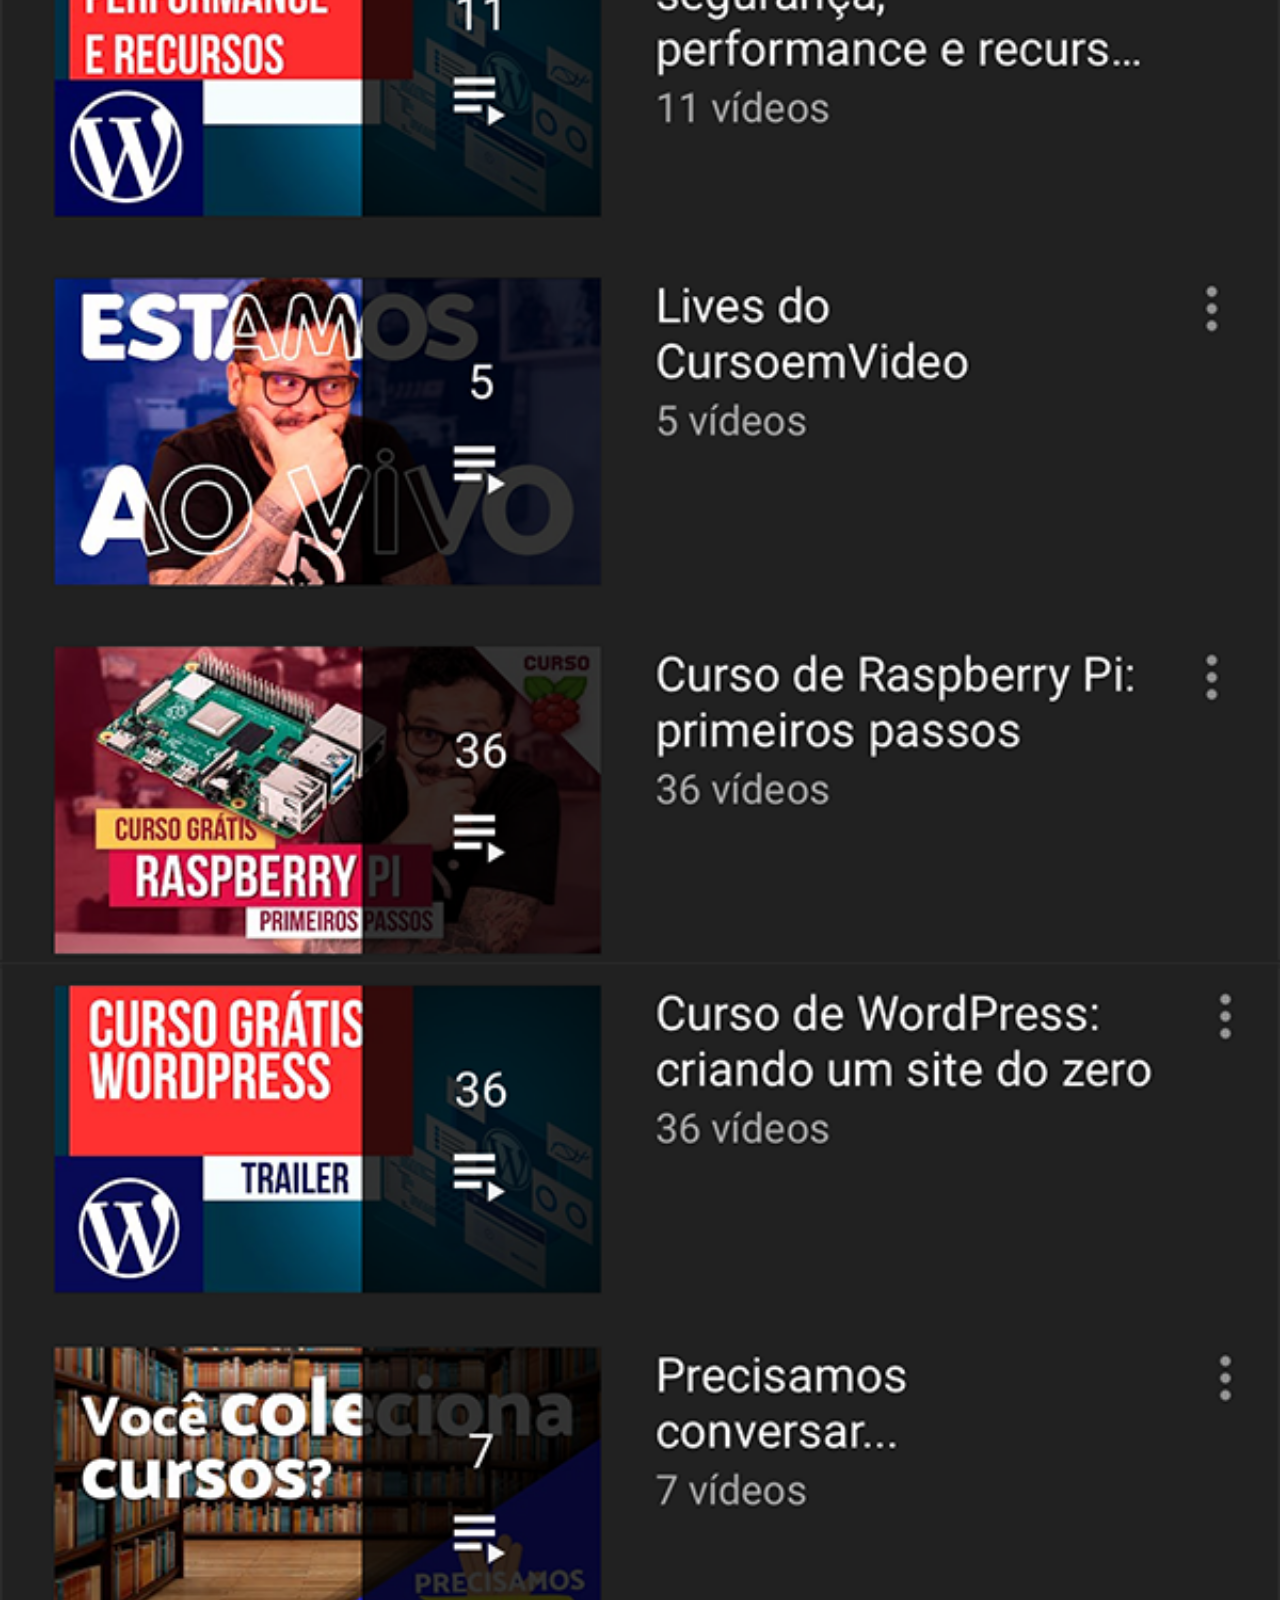
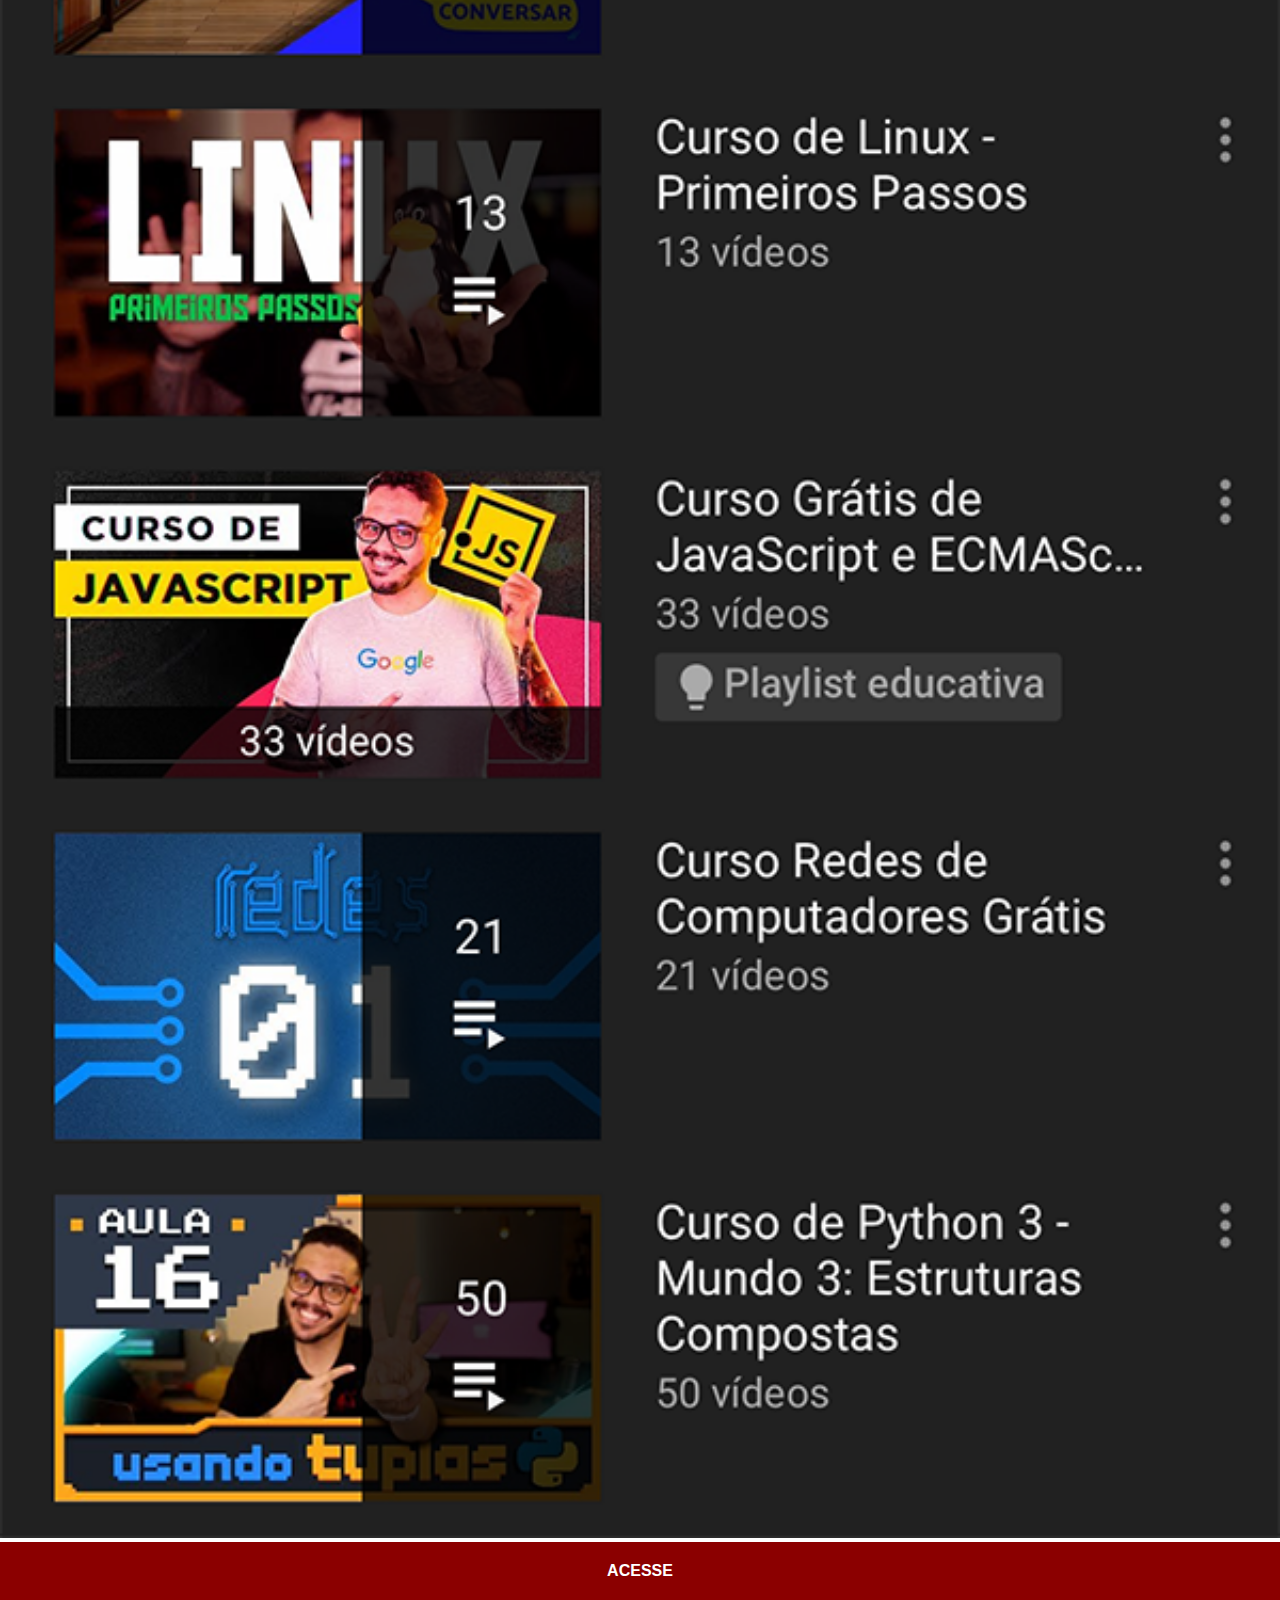
<file: youtube.html>
<!DOCTYPE html>
<html lang="pt-br">
<head>
    <meta charset="UTF-8">
    <meta name="viewport" content="width=device-width, initial-scale=1.0">
    <title>YouTube</title>
    <link rel="stylesheet" href="estilos/social.css">
</head>
<body>
    <img src="pacote-d013/imagens/tela-youtube.png" alt="youtube">
    <a href="https://www.youtube.com/watch?v=z30JMe5Cufs" target="_blank">ACESSE</a>
</body>
</html>
</file>
<file: estilos/style.css>
@charset "UTF-8";

* {
    margin: 0px;
    padding: 0px;
}

html, body {
    height: 100vh;
    width: 100vw;
}

body {
    background: burlywood url(../pacote-d013/imagens/fundo-madeira.jpg) center center no-repeat fixed;
    background-size: cover;
}

main {
    height: 100vh;
    position: relative;
}

section {
    position: absolute;
    top: 50%;
    left: 50%;
    transform: translate(-50%, -50%);

    height: 627px;
    width: 311px;

    background: url(../pacote-d013/imagens/frame-iphone.png) no-repeat;
}

iframe#tela {
    position: absolute;
    top: 81px;
    left: 23px;

    width: 267px;
    height: 472px;
}

aside {
    text-align: right;
}

aside img {
    width: 55px;
    border-radius: 50%;
    margin: 10px;
    box-shadow: 2px 2px 5px rgba(0, 0, 0, 0.400);
    box-sizing: border-box;
}

aside img:hover {
    border: 2px solid rgba(255, 255, 255, 0.700);
    transform: translate(-3px, -3px);
    box-shadow: 5px 5px 10px rgba(0, 0, 0, 0.500);
    transition: transform 0.5s, border 0.4s;
}
</file>
<file: estilos/social.css>
@charset "UTF-8";

* {
    margin: 0px;
    padding: 0px;
    font-family: Arial, Helvetica, sans-serif;
}

img {
    width: 100vw;
}

a {
    background-color: darkred;
    color: white;
    font-weight: bolder;
    padding: 20px;
    text-align: center;
    text-decoration: none;
    display: block;
}

a:hover {
    background-color: red;
}

::-webkit-scrollbar {
    width: 0px;
    height: 0px;
}
</file>
